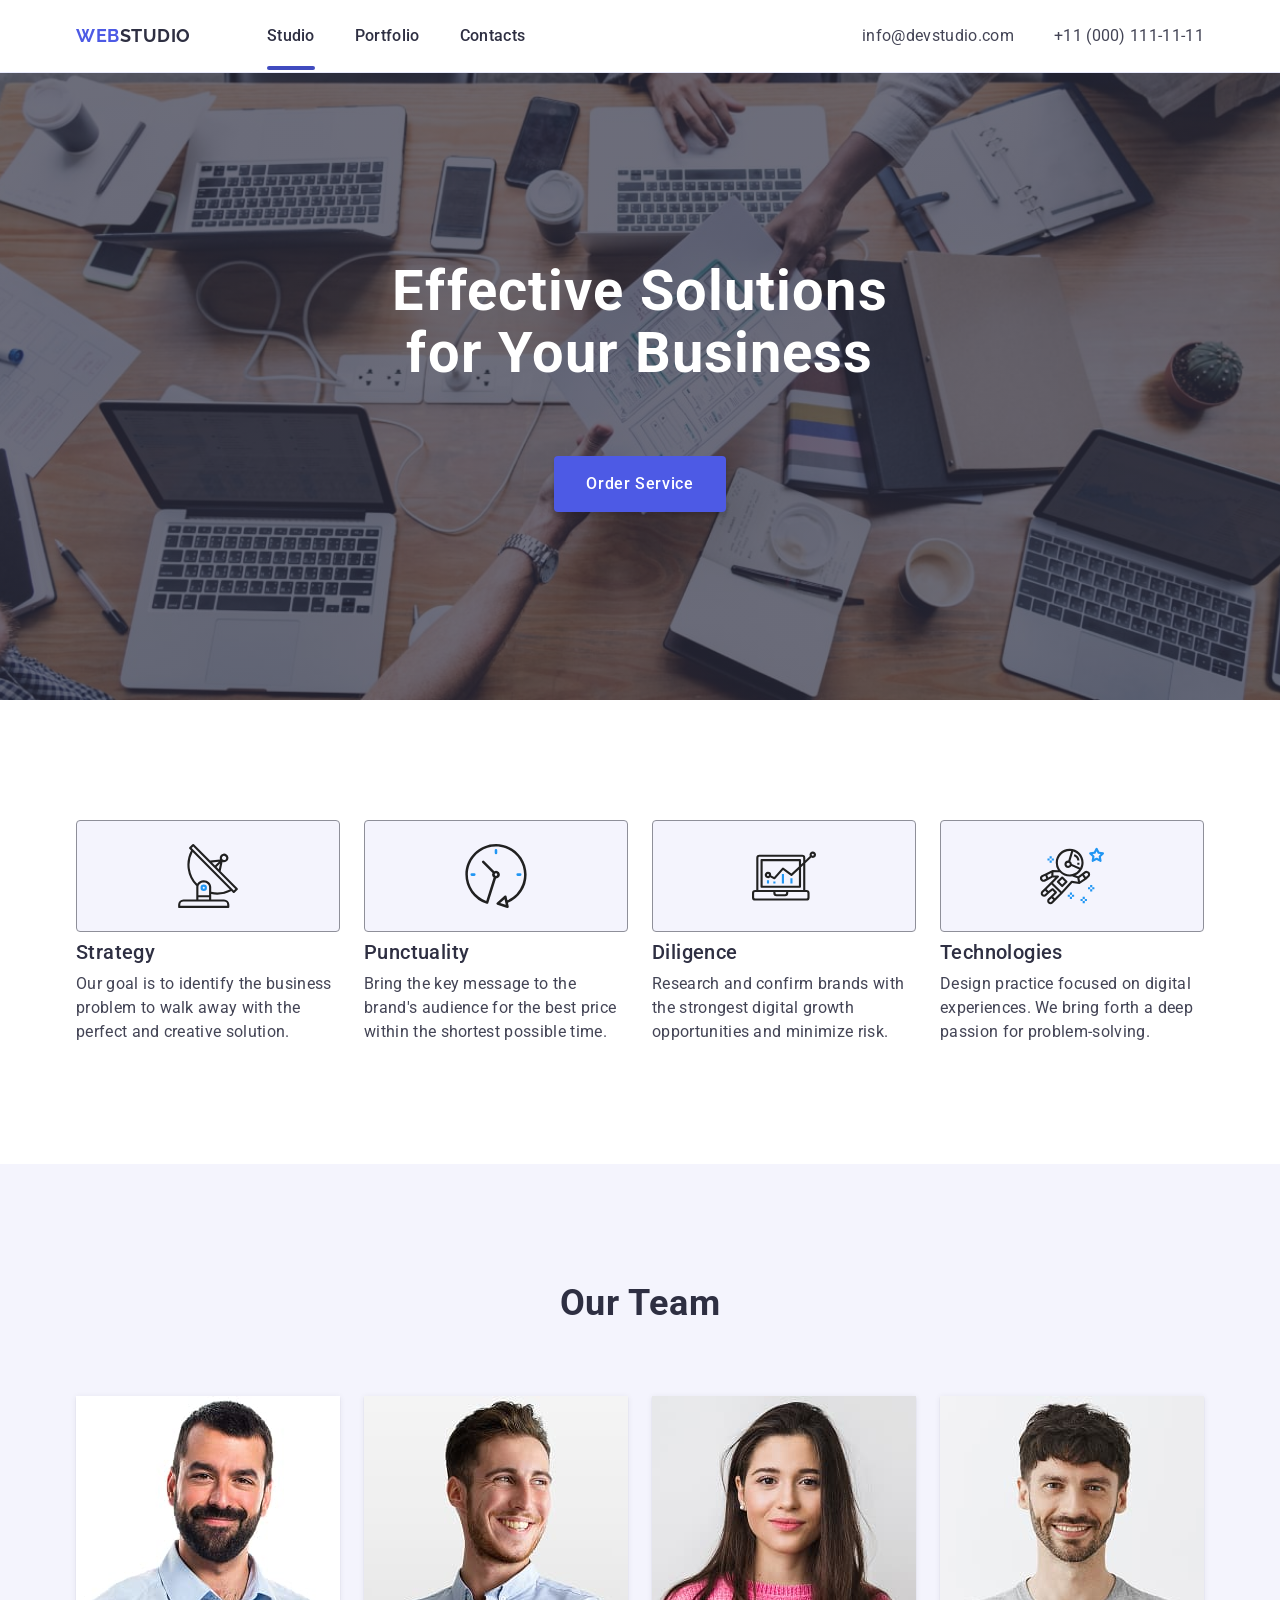
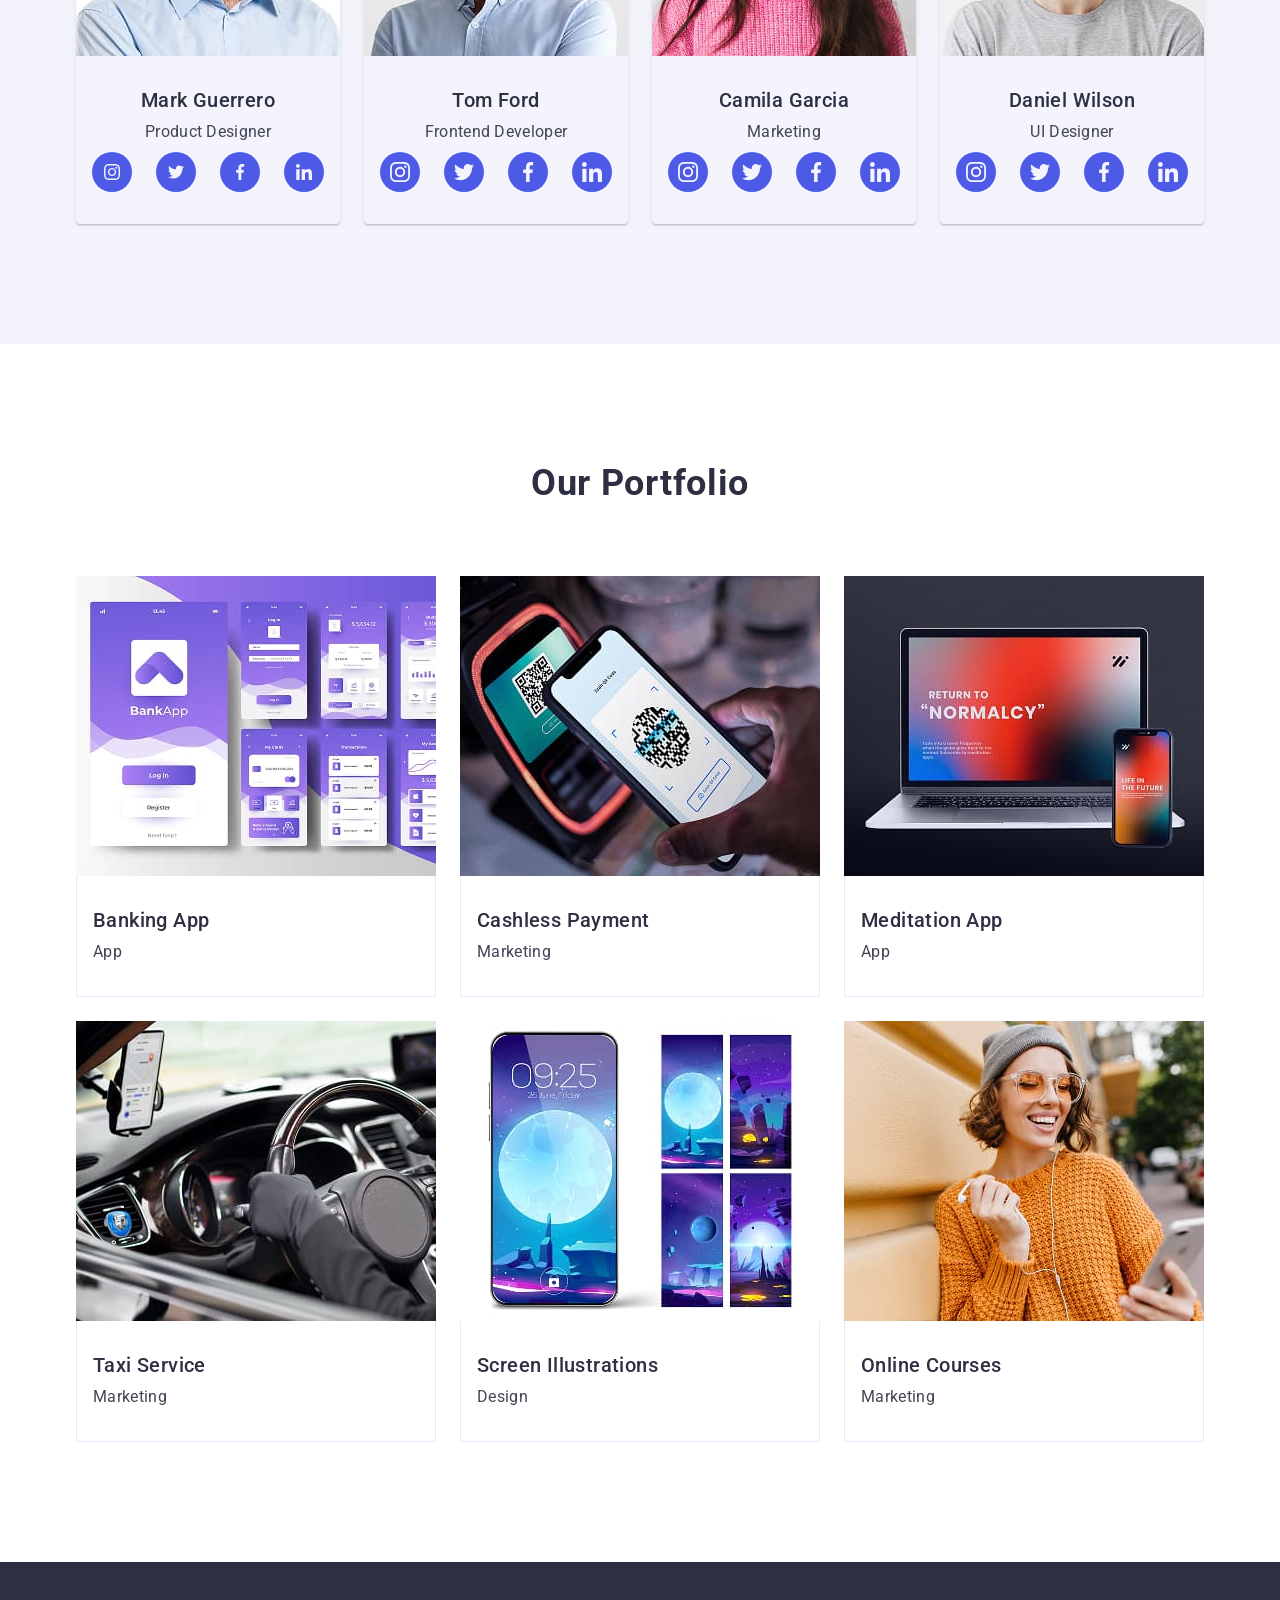
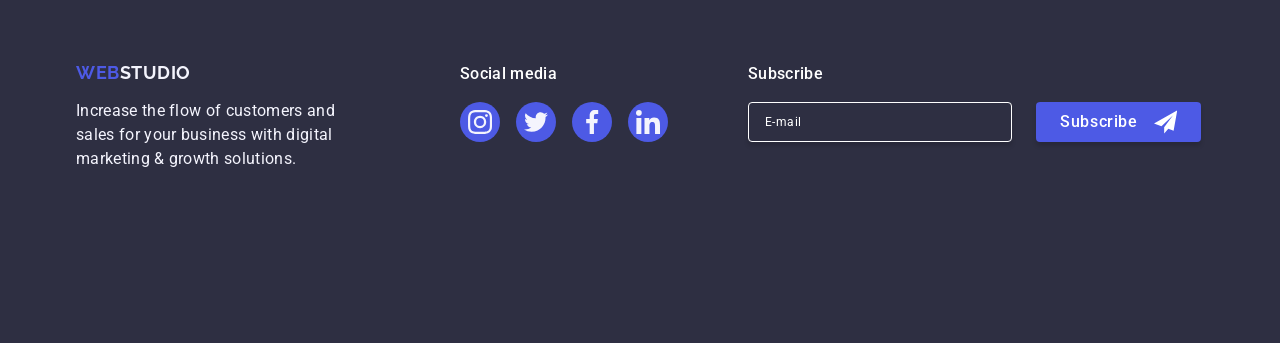
<file: index.html>
<!DOCTYPE html>
<html lang="en">
  <head>
    <meta charset="UTF-8" />
    <meta name="viewport" content="width=device-width, initial-scale=1" />
    <meta name="viewport" content="width=device-width, initial-scale=1.0" />
    <title>WebStudio</title>
    <link rel="preconnect" href="https://fonts.googleapis.com" />
    <link rel="preconnect" href="https://fonts.gstatic.com" crossorigin />
    <link
      href="https://fonts.googleapis.com/css2?family=Raleway:wght@700&family=Roboto:wght@400;500;700&display=swap"
      rel="stylesheet"
    />
    <link
      rel="stylesheet"
      href="https://cdnjs.cloudflare.com/ajax/libs/modern-normalize/1.1.0/modern-normalize.min.css"
      integrity="sha512-wpPYUAdjBVSE4KJnH1VR1HeZfpl1ub8YT/NKx4PuQ5NmX2tKuGu6U/JRp5y+Y8XG2tV+wKQpNHVUX03MfMFn9Q=="
      crossorigin="anonymous"
      referrerpolicy="no-referrer"
    />
    <!-- <link rel="stylesheet" href="./css/styles.css" /> -->
    <link rel="stylesheet" href="./css/mobile.css" />
  </head>
  <body>
    <header class="flex-header">
      <div class="header-container container">
        <nav class="header-nav">
          <a class="header-logo link" href="./index.html" lang="en"
            >WEB<span class="header-logo-studio">Studio</span></a
          >
          <button
            type="button"
            aria-label="open window"
            class="header-modal-open-btn"
            data-header-modal-open
          >
            <svg class="header-modal__icon" width="24" height="24">
              <use href="./images/mobile/svg/symbol-defs.svg#icon-menu_24px" />
            </svg>
          </button>
          <ul class="header-list list">
            <li class="header-item">
              <a class="header-link link current" href="./index.html">Studio</a>
            </li>
            <li class="header-item">
              <a class="header-link link" href="#portfolio">Portfolio</a>
            </li>
            <li class="header-item">
              <a class="header-link link" href="#contacts">Contacts</a>
            </li>
          </ul>
        </nav>
        <address class="header-address">
          <ul class="address-list list">
            <li class="address-item">
              <a class="header-address link" href="mailto:info@devstudio.com"
                >info@devstudio.com</a
              >
            </li>
            <li class="address-item">
              <a class="header-address link" href="tel:+110001111111"
                >+11 (000) 111-11-11</a
              >
            </li>
          </ul>
        </address>
      </div>
    </header>
    <section class="header-modal">
      <h2 class="visually-hidden">header-modal</h2>
      <div class="header-modal__backdrop is-hidden" data-header-modal>
        <div class="header-modal__container">
          <button
            type="button"
            aria-label="закрыть окно"
            class="modal-close-btn"
            data-header-modal-close
          >
            <svg class="vector-svg" width="8" height="8">
              <use href="./images/vector-sptite.svg#icon-Vector" />
            </svg>
          </button>
          <nav class="header-nav">
            <ul class="header-nav__list list">
              <li class="header-nav__item">
                <a class="header-link link current" href="./index.html"
                  >Studio</a
                >
              </li>
              <li class="header-nav__item">
                <a class="header-link link" href="#portfolio">Portfolio</a>
              </li>
              <li class="header-nav__item">
                <a class="header-link link" href="#contacts">Contacts</a>
              </li>
            </ul>
          </nav>
          <div class="header-connect">
            <ul class="header-address__list list">
              <li class="header-address__item">
                <a class="header-address__link link" href="tel:+380961111111">
                  +38 096 111 11 11
                </a>
              </li>
              <li class="header-address__item">
                <a
                  class="header-address__link link"
                  href="mailto:info@devstudio.com"
                >
                  info@devstudio.com</a
                >
              </li>
            </ul>
            <ul class="list social-footer-list">
              <li class="social-item-footer">
                <a href="#" class="social-link-footer">
                  <svg class="footer-svg" width="24" height="24">
                    <use href="./images/icons.svg#instagram"></use>
                  </svg>
                </a>
              </li>
              <li class="social-item-footer">
                <a href="#" class="social-link-footer">
                  <svg class="footer-svg" width="24" height="24">
                    <use href="./images/icons.svg#twitter" />
                  </svg>
                </a>
              </li>
              <li class="social-item-footer">
                <a href="#" class="social-link-footer">
                  <svg class="footer-svg" width="24" height="24">
                    <use href="./images/icons.svg#facebook" />
                  </svg>
                </a>
              </li>
              <li class="social-item-footer">
                <a href="#" class="social-link-footer">
                  <svg class="footer-svg" width="24" height="24">
                    <use href="./images/icons.svg#linkedin" />
                  </svg>
                </a>
              </li>
            </ul>
          </div>
        </div>
      </div>
    </section>
    <main class="main-padding">
      <section class="hero">
        <div class="hero-container container">
          <h1 class="hero-title">
            Effective Solutions <br />
            for Your Business
          </h1>
          <button type="button" class="hero-btn" data-modal-open>
            Order Service
          </button>
        </div>
      </section>
      <section class="advantage section">
        <div class="container">
          <h2 class="visually-hidden">Our Advantages</h2>
          <ul class="advantage-list list">
            <li class="advantage-item">
              <div class="container-svg">
                <svg class="icon-svg" width="64" height="64">
                  <use href="./images/icons.svg#antenna" />
                </svg>
              </div>
              <h3 class="advantage-title">Strategy</h3>
              <p class="advantage-after-title">
                Our goal is to identify the business problem to walk away with
                the perfect and creative solution.
              </p>
            </li>
            <li class="advantage-item">
              <div class="container-svg">
                <svg class="icon-svg" width="64" height="64">
                  <use href="./images/icons.svg#clock" />
                </svg>
              </div>
              <h3 class="advantage-title">Punctuality</h3>
              <p class="advantage-after-title">
                Bring the key message to the brand's audience for the best price
                within the shortest possible time.
              </p>
            </li>
            <li class="advantage-item">
              <div class="container-svg">
                <svg class="icon-svg" width="64" height="64">
                  <use href="./images/icons.svg#diagram" />
                </svg>
              </div>
              <h3 class="advantage-title">Diligence</h3>
              <p class="advantage-after-title">
                Research and confirm brands with the strongest digital growth
                opportunities and minimize risk.
              </p>
            </li>
            <li class="advantage-item">
              <div class="container-svg">
                <svg class="icon-svg" width="64" height="64">
                  <use href="./images/icons.svg#astronaut" />
                </svg>
              </div>
              <h3 class="advantage-title">Technologies</h3>
              <p class="advantage-after-title">
                Design practice focused on digital experiences. We bring forth a
                deep passion for problem-solving.
              </p>
            </li>
          </ul>
        </div>
      </section>
      <section class="our-team section">
        <div class="container">
          <h2 class="our-team-title">Our Team</h2>
          <ul class="our-team-list list">
            <!-- <li class="team-list"></li> -->
            <li class="team-list">
              <picture>
                <source
                  srcset="
                    ./images/our-team-1-1x.jpg 1x,
                    ./images/our-team-1-2x.jpg 2x
                  "
                  media="(min-width: 1200px)"
                />
                <img src="./images/our-team-1-1x.jpg" alt="employee-1" />
              </picture>
              <div class="team-card">
                <h3 class="subtitle">Mark Guerrero</h3>
                <p class="after-title" lang="en">Product Designer</p>
                <ul class="list social-list">
                  <li class="social-item">
                    <a href="#" class="social-link">
                      <svg class="icon-svg" width="16" height="16">
                        <use href="./images/icons.svg#instagram"></use>
                      </svg>
                    </a>
                  </li>
                  <li class="social-item">
                    <a href="#" class="social-link">
                      <svg class="icon-svg" width="16" height="16">
                        <use href="./images/icons.svg#twitter" />
                      </svg>
                    </a>
                  </li>
                  <li class="social-item">
                    <a href="#" class="social-link">
                      <svg class="icon-svg" width="16" height="16">
                        <use href="./images/icons.svg#facebook" />
                      </svg>
                    </a>
                  </li>
                  <li class="social-item">
                    <a href="#" class="social-link">
                      <svg class="icon-svg" width="16" height="16">
                        <use href="./images/icons.svg#linkedin" />
                      </svg>
                    </a>
                  </li>
                </ul>
              </div>
            </li>
            <li class="team-list">
              <picture>
                <source
                  srcset="
                    ./images/our-team-2-1x.jpg 1x,
                    ./images/our-team-2-2x.jpg 2x
                  "
                  media="(min-width: 1200px)"
                />
                <img src="./images/our-team-2-1x.jpg" alt="employee-1" />
              </picture>
              <div class="team-card">
                <h3 class="subtitle">Tom Ford</h3>
                <p class="after-title" lang="en">Frontend Developer</p>
                <ul class="list social-list">
                  <li class="social-item">
                    <a href="#" class="social-link">
                      <svg class="icon-svg" width="20" height="20">
                        <use href="./images/icons.svg#instagram"></use>
                      </svg>
                    </a>
                  </li>
                  <li class="social-item">
                    <a href="#" class="social-link">
                      <svg class="icon-svg" width="20" height="20">
                        <use href="./images/icons.svg#twitter" />
                      </svg>
                    </a>
                  </li>
                  <li class="social-item">
                    <a href="#" class="social-link">
                      <svg class="icon-svg" width="20" height="20">
                        <use href="./images/icons.svg#facebook" />
                      </svg>
                    </a>
                  </li>
                  <li class="social-item">
                    <a href="#" class="social-link">
                      <svg class="icon-svg" width="20" height="20">
                        <use href="./images/icons.svg#linkedin" />
                      </svg>
                    </a>
                  </li>
                </ul>
              </div>
            </li>
            <!-- <li class="team-list"></li> -->
            <li class="team-list">
              <picture>
                <source
                  srcset="
                    ./images/our-team-3-1x.jpg 1x,
                    ./images/our-team-3-2x.jpg 2x
                  "
                  media="(min-width: 1200px)"
                />
                <img src="./images/our-team-3-1x.jpg" alt="employee-1" />
              </picture>
              <div
                class="team-photo team-photo--camila"
                role="img"
                aria-label="Camila Garcia"
              ></div>
              <div class="team-card">
                <h3 class="subtitle">Camila Garcia</h3>
                <p class="after-title" lang="en">Marketing</p>
                <ul class="list social-list">
                  <li class="social-item">
                    <a href="#" class="social-link">
                      <svg class="icon-svg" width="20" height="20">
                        <use href="./images/icons.svg#instagram"></use>
                      </svg>
                    </a>
                  </li>
                  <li class="social-item">
                    <a href="#" class="social-link">
                      <svg class="icon-svg" width="20" height="20">
                        <use href="./images/icons.svg#twitter" />
                      </svg>
                    </a>
                  </li>
                  <li class="social-item">
                    <a href="#" class="social-link">
                      <svg class="icon-svg" width="20" height="20">
                        <use href="./images/icons.svg#facebook" />
                      </svg>
                    </a>
                  </li>
                  <li class="social-item">
                    <a href="#" class="social-link">
                      <svg class="icon-svg" width="20" height="20">
                        <use href="./images/icons.svg#linkedin" />
                      </svg>
                    </a>
                  </li>
                </ul>
              </div>
            </li>
            <li class="team-list">
              <picture>
                <source
                  srcset="
                    ./images/our-team-4-1x.jpg 1x,
                    ./images/our-team-4-2x.jpg 2x
                  "
                  media="(min-width: 1200px)"
                />
                <img src="./images/our-team-4-1x.jpg" alt="employee-1" />
              </picture>
              <div class="team-card">
                <h3 class="subtitle">Daniel Wilson</h3>
                <p class="after-title" lang="en">UI Designer</p>
                <ul class="list social-list">
                  <li class="social-item">
                    <a href="#" class="social-link">
                      <svg class="icon-svg" width="20" height="20">
                        <use href="./images/icons.svg#instagram"></use>
                      </svg>
                    </a>
                  </li>
                  <li class="social-item">
                    <a href="#" class="social-link">
                      <svg class="icon-svg" width="20" height="20">
                        <use href="./images/icons.svg#twitter" />
                      </svg>
                    </a>
                  </li>
                  <li class="social-item">
                    <a href="#" class="social-link">
                      <svg class="icon-svg" width="20" height="20">
                        <use href="./images/icons.svg#facebook" />
                      </svg>
                    </a>
                  </li>
                  <li class="social-item">
                    <a href="#" class="social-link">
                      <svg class="icon-svg" width="20" height="20">
                        <use href="./images/icons.svg#linkedin" />
                      </svg>
                    </a>
                  </li>
                </ul>
              </div>
            </li>
          </ul>
        </div>
      </section>
      <section id="portfolio" class="our-portfolio section">
        <div class="container">
          <h2 class="our-team-title">Our Portfolio</h2>
          <ul class="portfolio-list list">
            <li class="portfolio-item">
              <div class="container-item-img">
                <picture>
                  <source
                    srcset="
                      ./images/portfolio-1-1x.jpg 1x,
                      ./images/portfolio-1-2x.jpg 2x
                    "
                    media="(min-width: 1200px)"
                  />
                  <img src="./images/portfolio-1-1x.jpg" alt="employee-1" />
                </picture>
                <p class="portfolio-item-img-text">
                  14 Stylish and User-Friendly App Design Concepts · Task
                  Manager App · Calorie Tracker App · Exotic Fruit Ecommerce App
                  · Cloud Storage App
                </p>
              </div>
              <div class="portfolio-card">
                <h3 class="subtitle">Banking App</h3>
                <p class="after-title" lang="en">App</p>
              </div>
            </li>
            <li class="portfolio-item">
              <div class="container-item-img">
                <picture>
                  <source
                    srcset="
                      ./images/portfolio-2-1x.jpg 1x,
                      ./images/portfolio-2-2x.jpg 2x
                    "
                    media="(min-width: 1200px)"
                  />
                  <img src="./images/portfolio-2-1x.jpg" alt="employee-1" />
                </picture>
                <p class="portfolio-item-img-text">
                  14 Stylish and User-Friendly App Design Concepts · Task
                  Manager App · Calorie Tracker App · Exotic Fruit Ecommerce App
                  · Cloud Storage App
                </p>
              </div>
              <div class="portfolio-card">
                <h3 class="subtitle">Cashless Payment</h3>
                <p class="after-title" lang="en">Marketing</p>
              </div>
            </li>
            <li class="portfolio-item">
              <div class="container-item-img">
                <picture>
                  <source
                    srcset="
                      ./images/portfolio-3-1x.jpg 1x,
                      ./images/portfolio-3-2x.jpg 2x
                    "
                    media="(min-width: 1200px)"
                  />
                  <img src="./images/portfolio-3-1x.jpg" alt="employee-1" />
                </picture>
                <p class="portfolio-item-img-text">
                  14 Stylish and User-Friendly App Design Concepts · Task
                  Manager App · Calorie Tracker App · Exotic Fruit Ecommerce App
                  · Cloud Storage App
                </p>
              </div>
              <div class="portfolio-card">
                <h3 class="subtitle">Meditation App</h3>
                <p class="after-title" lang="en">App</p>
              </div>
            </li>
            <li class="portfolio-item">
              <div class="container-item-img">
                <picture>
                  <source
                    srcset="
                      ./images/portfolio-4-1x.jpg 1x,
                      ./images/portfolio-4-2x.jpg 2x
                    "
                    media="(min-width: 1200px)"
                  />
                  <img src="./images/portfolio-4-1x.jpg" alt="employee-1" />
                </picture>
                <p class="portfolio-item-img-text">
                  14 Stylish and User-Friendly App Design Concepts · Task
                  Manager App · Calorie Tracker App · Exotic Fruit Ecommerce App
                  · Cloud Storage App
                </p>
              </div>
              <div class="portfolio-card">
                <h3 class="subtitle">Taxi Service</h3>
                <p class="after-title" lang="en">Marketing</p>
              </div>
            </li>
            <li class="portfolio-item">
              <div class="container-item-img">
                <picture>
                  <source
                    srcset="
                      ./images/portfolio-5-1x.jpg 1x,
                      ./images/portfolio-5-2x.jpg 2x
                    "
                    media="(min-width: 1200px)"
                  />
                  <img src="./images/portfolio-5-1x.jpg" alt="employee-1" />
                </picture>
                <p class="portfolio-item-img-text">
                  14 Stylish and User-Friendly App Design Concepts · Task
                  Manager App · Calorie Tracker App · Exotic Fruit Ecommerce App
                  · Cloud Storage App
                </p>
              </div>
              <div class="portfolio-card">
                <h3 class="subtitle">Screen Illustrations</h3>
                <p class="after-title" lang="en">Design</p>
              </div>
            </li>
            <li class="portfolio-item">
              <div class="container-item-img">
                <picture>
                  <source
                    srcset="
                      ./images/portfolio-6-1x.jpg 1x,
                      ./images/portfolio-6-2x.jpg 2x
                    "
                    media="(min-width: 1200px)"
                  />
                  <img src="./images/portfolio-6-1x.jpg" alt="employee-1" />
                </picture>
                <p class="portfolio-item-img-text">
                  14 Stylish and User-Friendly App Design Concepts · Task
                  Manager App · Calorie Tracker App · Exotic Fruit Ecommerce App
                  · Cloud Storage App
                </p>
              </div>
              <div class="portfolio-card">
                <h3 class="subtitle">Online Courses</h3>
                <p class="after-title" lang="en">Marketing</p>
              </div>
            </li>
          </ul>
        </div>
      </section>
    </main>
    <footer class="footer-background">
      <div class="footer-container container">
        <div class="ffffff">
          <div class="footer-web-studio">
            <a class="footer-logo link" href="./index.html" lang="en"
              >WEB<span class="footer-logo-studio">Studio</span></a
            >
            <p class="footer-after-title">
              Increase the flow of customers and sales for your business with
              digital marketing & growth solutions.
            </p>
          </div>
          <div class="footer-link-container">
            <p class="footer-title title">Social media</p>
            <ul class="list social-footer-list">
              <li class="social-item-footer">
                <a href="#" class="social-link-footer">
                  <svg class="footer-svg" width="24" height="24">
                    <use href="./images/icons.svg#instagram"></use>
                  </svg>
                </a>
              </li>
              <li class="social-item-footer">
                <a href="#" class="social-link-footer">
                  <svg class="footer-svg" width="24" height="24">
                    <use href="./images/icons.svg#twitter" />
                  </svg>
                </a>
              </li>
              <li class="social-item-footer">
                <a href="#" class="social-link-footer">
                  <svg class="footer-svg" width="24" height="24">
                    <use href="./images/icons.svg#facebook" />
                  </svg>
                </a>
              </li>
              <li class="social-item-footer">
                <a href="#" class="social-link-footer">
                  <svg class="footer-svg" width="24" height="24">
                    <use href="./images/icons.svg#linkedin" />
                  </svg>
                </a>
              </li>
            </ul>
          </div>
        </div>
        <div class="footer-field">
          <p class="footer-title">Subscribe</p>
          <form class="footer-form">
            <label class="footer-label"
              ><input
                class="footer-input"
                type="email"
                placeholder="E-mail"
                name="email-foot"
            /></label>
            <button
              type="submit"
              value="Subscribe"
              class="hero-btn footer-btn"
              id="#"
              name="submit-btn"
            >
              Subscribe
              <svg class="icon-send" width="24" height="24">
                <use href="./images/icon-send.svg#icon-icon-send" />
              </svg>
            </button>
          </form>
        </div>
      </div>
    </footer>
    <div class="backdrop is-hidden" data-modal>
      <div class="modal">
        <button class="modal-close-btn" type="button" data-modal-close>
          <svg class="vector-svg" width="8" height="8">
            <use href="./images/vector-sptite.svg#icon-Vector" />
          </svg>
        </button>
        <p class="footer-title modal-title">
          Leave your contacts and we will call you back
        </p>
        <form class="modal-form" action="#">
          <div class="form-container">
            <label class="form-label" for="user-name">Name</label>
            <div class="form-field">
              <input
                class="form-input"
                type="text"
                name="user-name"
                id="user-name"
              />
              <!-- <span class="input-container"> -->
              <svg class="input-icon" width="18" height="24">
                <use href="./images/icon-modal.svg#icon-name" />
              </svg>
              <!-- </span> -->
            </div>
          </div>
          <div class="form-container">
            <label class="form-label" for="phone">Phone</label>
            <div class="form-field">
              <input class="form-input" type="tel" name="phone" id="phone" />
              <!-- <span class="input-icon"> -->
              <svg class="input-icon" width="18" height="24">
                <use href="./images/icon-modal.svg#icon-tel" />
              </svg>
              <!-- </span> -->
            </div>
          </div>
          <div class="form-container">
            <label class="form-label" for="mail">Email</label>
            <div class="form-field">
              <input class="form-input" type="email" name="mail" id="mail" />
              <!-- <span class="input-icon"> -->
              <svg class="input-icon" width="18" height="24">
                <use href="./images/icon-modal.svg#icon-mail" />
              </svg>
              <!-- </span> -->
            </div>
          </div>
          <div class="textarea-container">
            <label class="form-label" for="user-comment">Comment</label>
            <textarea
              name="user-comment"
              class="form-textarea"
              id="user-comment"
              rows="10"
              placeholder="Text input"
            ></textarea>
          </div>
          <div class="checkbox-container">
            <input
              type="checkbox"
              name="user-privacy"
              id="user-privacy"
              value="true"
              class="policy-check visually-hidden"
            />
            <label class="check-text form-label" for="user-privacy">
              <span class="checkbox-span">
                <svg class="policy-icon" width="10" height="8">
                  <use href="./images/victory.svg#icon--" />
                </svg>
              </span>
              I accept the terms and conditions of the
              <a href="#" class="check-text-link">Privacy Policy</a>
            </label>
          </div>
          <button type="submit" class="hero-btn modal-btn" data-modal-close>
            Send
          </button>
        </form>
      </div>
    </div>
    <script src="./js/modal.js"></script>
  </body>
</html>
</file>
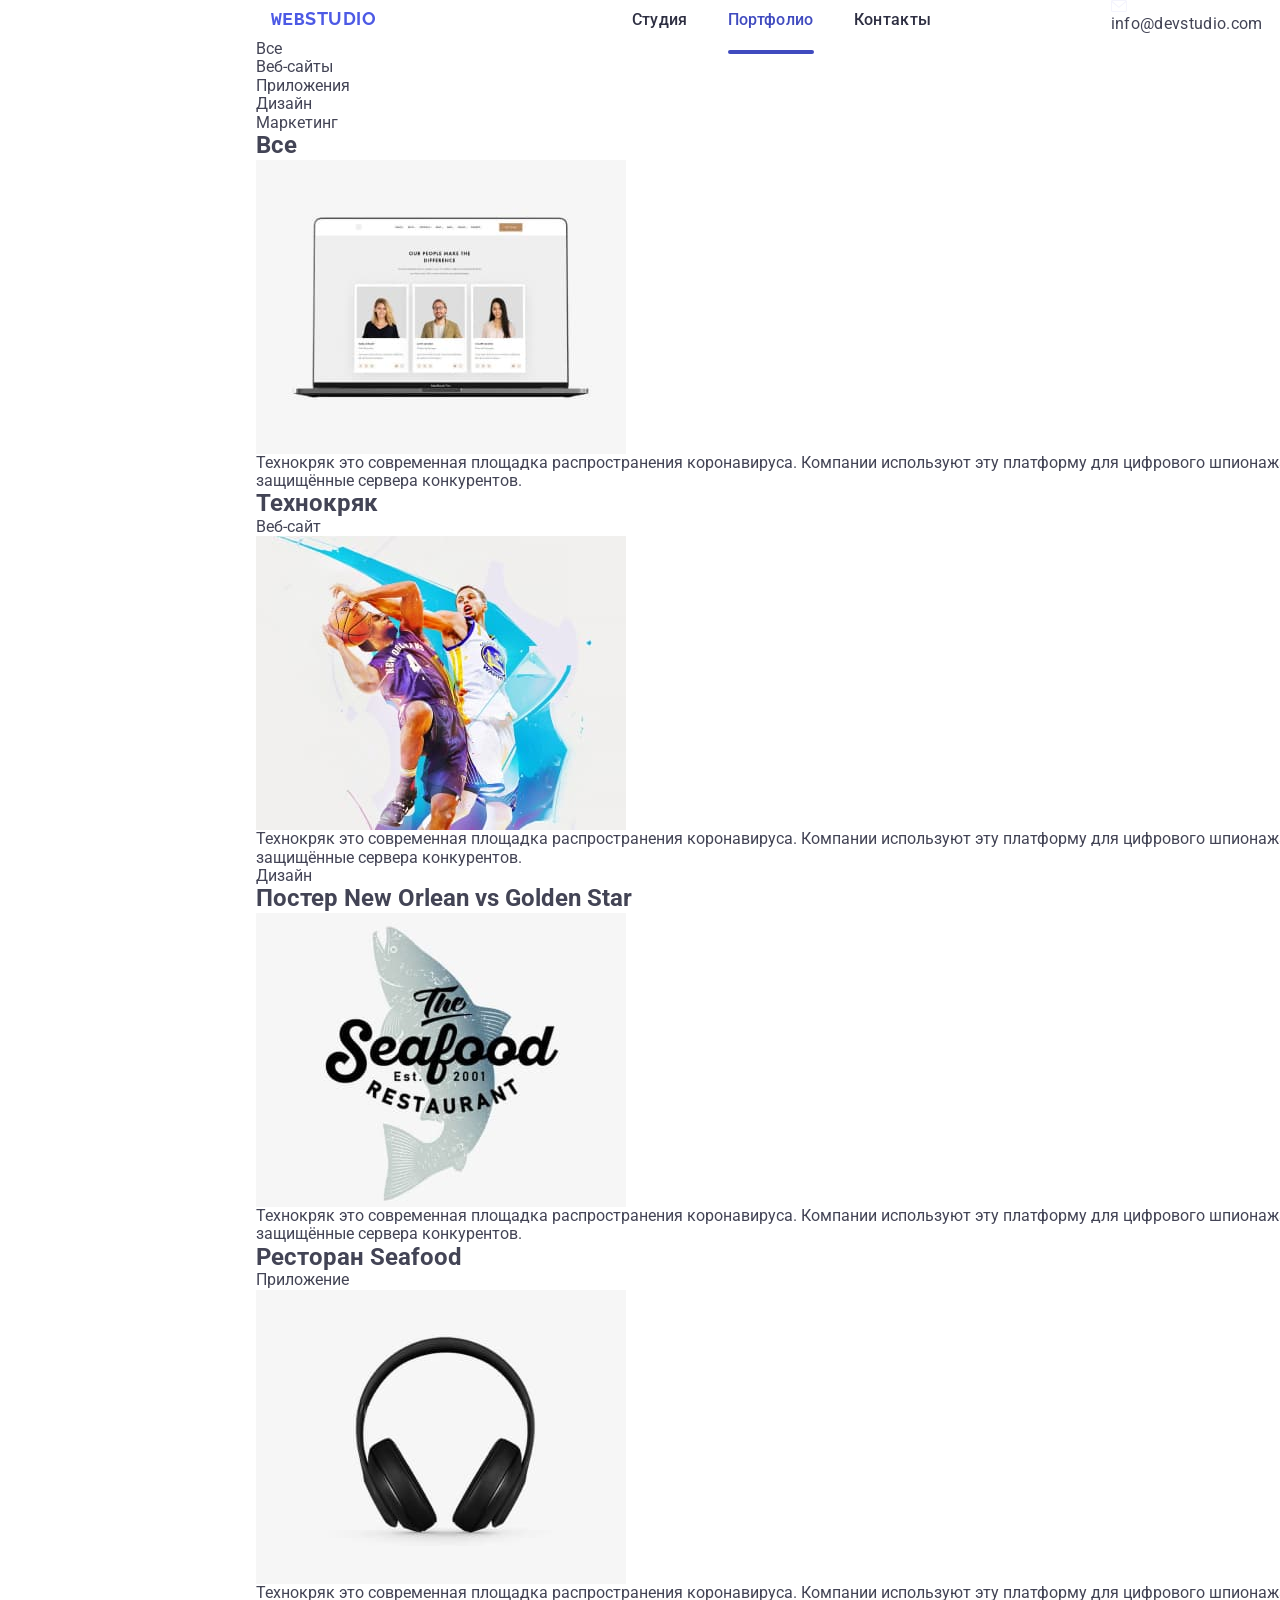
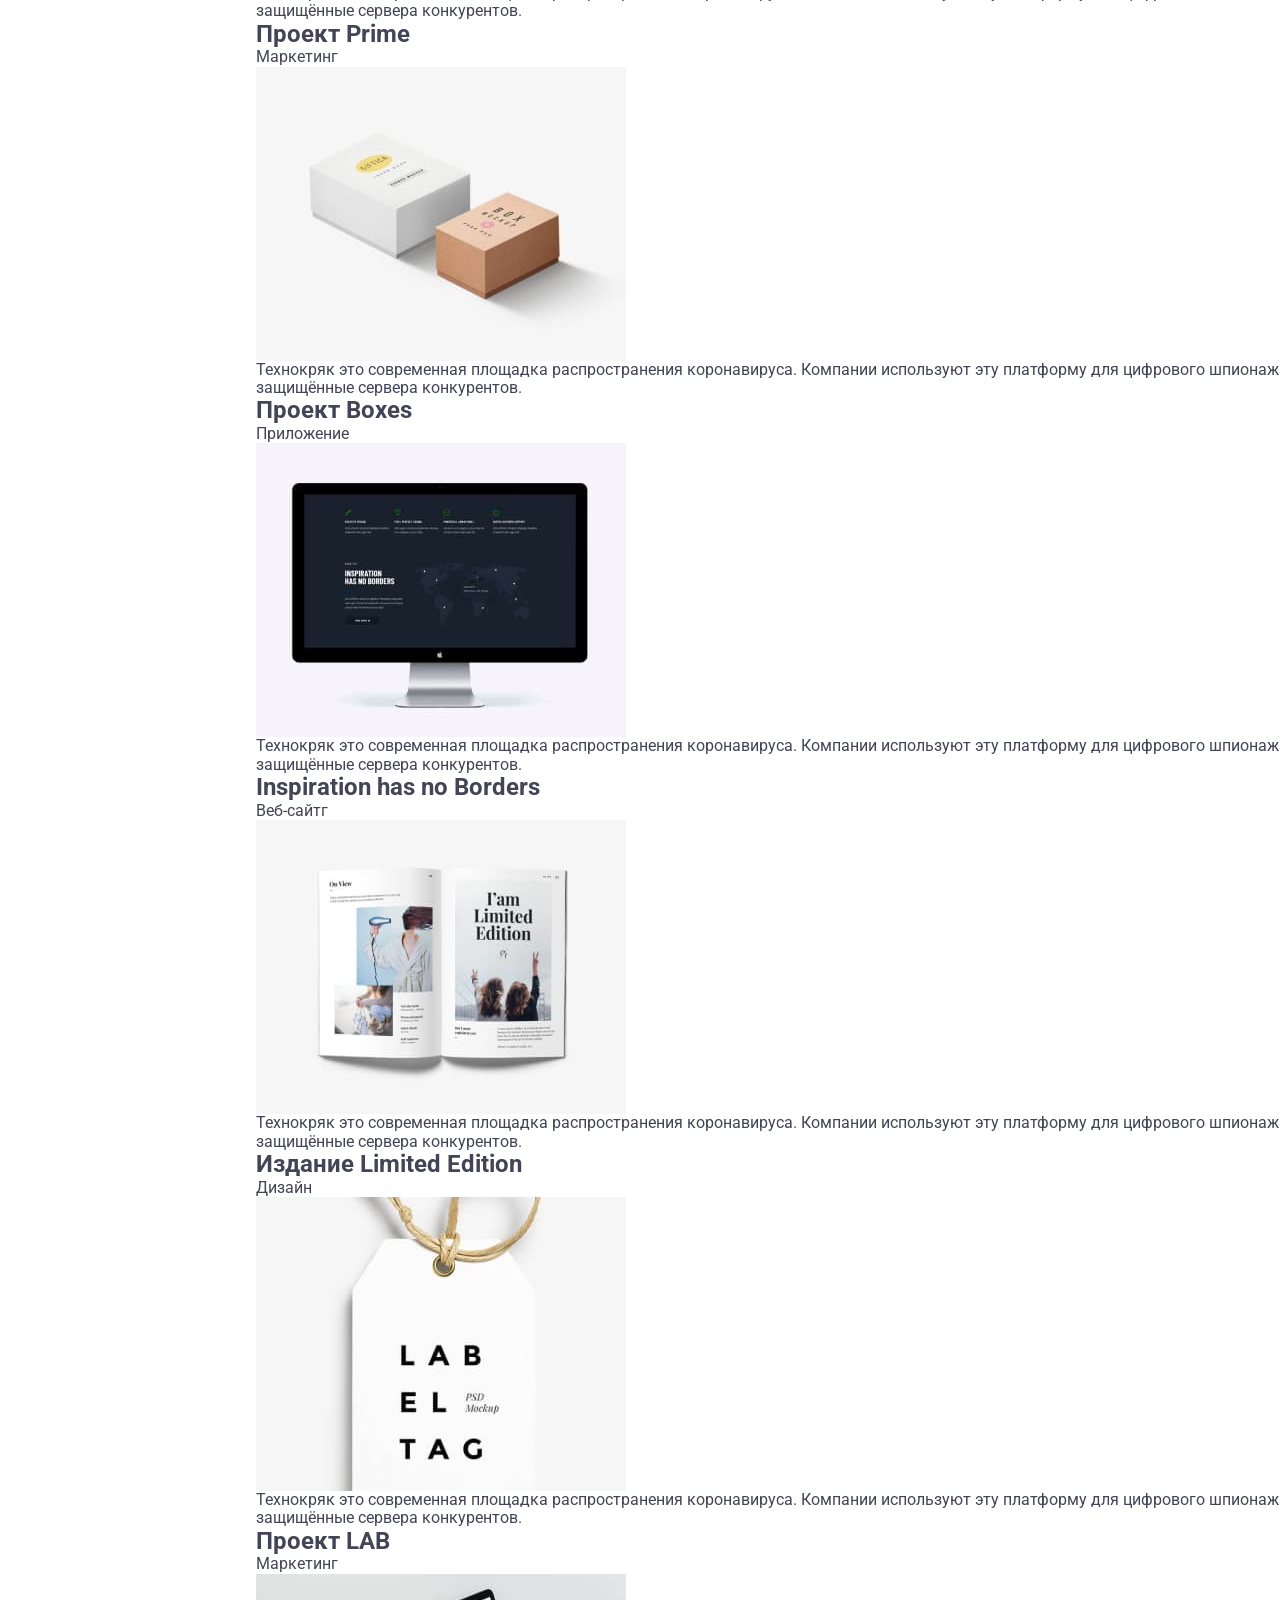
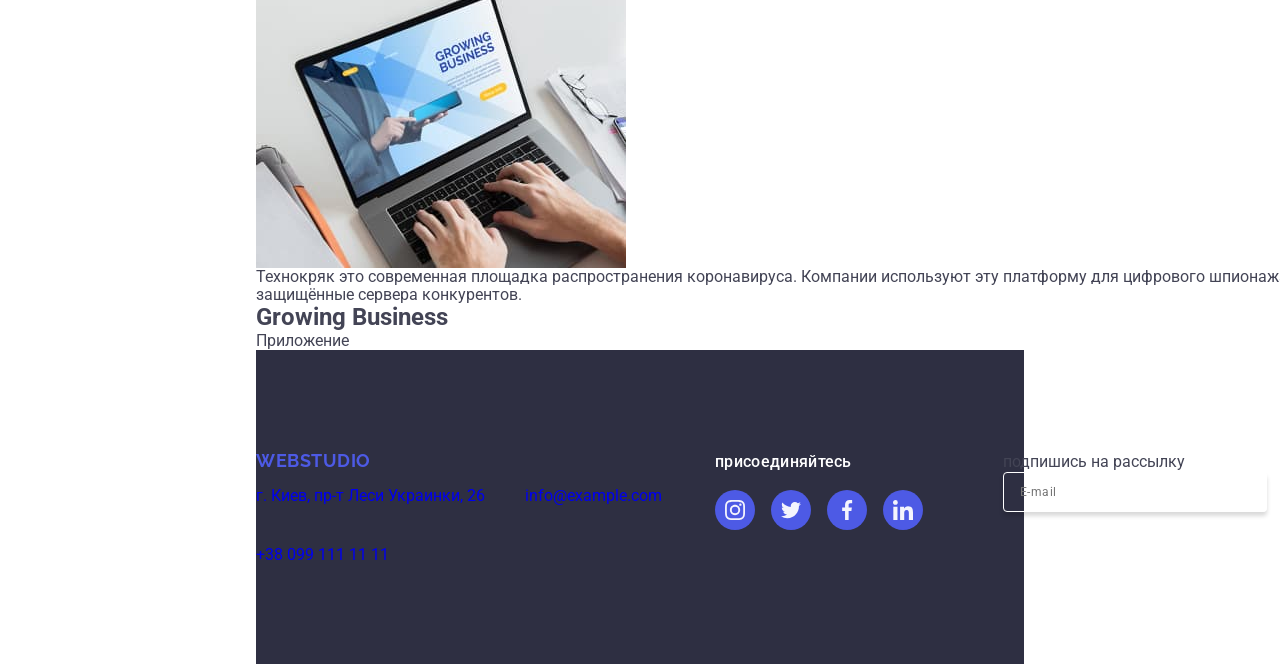
<file: portfolio.html>
<!DOCTYPE html>
<html lang="ru">
<head>
    <meta charset="UTF-8">
    <meta http-equiv="X-UA-Compatible" content="IE=edge">
    <meta name="viewport" content="width=device-width, initial-scale=1.0">
    <title>WebStudio</title>
    <link rel="preconnect" href="https://fonts.googleapis.com">
    <link rel="preconnect" href="https://fonts.gstatic.com" crossorigin>
    <link
        href="https://fonts.googleapis.com/css2?family=Raleway:wght@700&family=Roboto:wght@400;500;700;900&display=swap"
        rel="stylesheet">
    <link rel="stylesheet" href="https://cdnjs.cloudflare.com/ajax/libs/modern-normalize/1.1.0/modern-normalize.min.css"
        integrity="sha512-wpPYUAdjBVSE4KJnH1VR1HeZfpl1ub8YT/NKx4PuQ5NmX2tKuGu6U/JRp5y+Y8XG2tV+wKQpNHVUX03MfMFn9Q=="
        crossorigin="anonymous" referrerpolicy="no-referrer" />
    <link rel="stylesheet" href="./css/styles.css">
</head>
    <body>
        <header class="header">
            <div class="container header-container">
                <a class="header-logo link"  href="./index.html" lang="en"><samp class="header-logo-web">Web</samp>Studio</a>
                <nav class="header-nav"> 
                    <ul class="header-list list">
                        <li class="header-item"><a class="header-link link"  href="./index.html">Студия</a></li>
                        <li class="header-item"><a class="header-link link current"  href="./portfolio.html">Портфолио</a></li>
                        <li class="header-item"><a class="header-link link"  href="">Контакты</a></li>
                    </ul>
                </nav>
                <div class="header-connect">
                <ul class="header-list list">
                    <li class="address-item">
                        <a class="header-address link" href="mailto:info@devstudio.com">
                            <svg class="icon-svg header-svg" width="16" height="12">
                                <use href="./images/icons.svg#envelope" />
                            </svg> info@devstudio.com</a>
                    </li>
                    <li class="address-item">
                        <a class="header-address link" href="tel:+380961111111">
                            <svg class="icon-svg header-svg " width="10" height="16">
                                <use href="./images/icons.svg#smartphone" />
                            </svg> +38 096 111 11 11
                        </a>
                    </li>
                </ul>
                </div>
            </div>
        </header>
        <main>
            <section class="service-menu">
                <div class="container">
                    <ul class="list list-menu">
                        <li >
                            <button  class="service-menu-btm" type="button">Все</button>
                        </li>
                        <li>
                            <button class="service-menu-btm" type="button">Веб-сайты</button>
                        </li>
                        <li>
                            <button class="service-menu-btm" type="button">Приложения</button>
                        </li>
                        <li>
                            <button class="service-menu-btm" type="button">Дизайн</button>
                        </li>
                        <li>
                            <button class="service-menu-btm" type="button">Маркетинг</button>
                        </li>
                    </ul>
                    <h1 class="all-title">Все</h1>
                    <ul class="list list-all-item">
                        <li class="all-title-item" >
                            <div class="container-item-img">
                                <img class="portfolio-img" src="./images/tehnokriak.jpg" alt="ноутбук" width="370" height="294">
                                <p class="tehnokriak-text"> Технокряк это современная площадка распространения коронавируса. Компании используют
                                    эту платформу для цифрового
                                    шпионажа и атак на защищённые сервера конкурентов.</p>
                            </div>
                            <div class="container-item">
                                <h2 class="all-subtitle">Технокряк</h2>
                                <p class="all-after-subtitle">Веб-сайт</p>
                            </div>
                        </li>
                        <li class="all-title-item">
                            <div class="container-item-img">
                                <img src="./images/poster.jpg" alt="два баскетболиста" width="370" height="294">
                                <p class="tehnokriak-text">Технокряк это современная площадка распространения коронавируса. Компании используют эту платформу для цифрового
                                шпионажа и атак на защищённые сервера конкурентов.</p>
                            </div>
                            <div class="container-item">
                                <p class="all-after-subtitle">Дизайн</p>
                                <h2 class="all-subtitle">Постер New Orlean vs Golden Star</h2>
                            </div>
                        </li>
                        <li class="all-title-item">
                            <div class="container-item-img">
                                <img src="./images/restoran.jpg" alt="лого ресторана" width="370" height="294">
                                <p class="tehnokriak-text">Технокряк это современная площадка распространения коронавируса. Компании используют эту платформу для цифрового
                                шпионажа и атак на защищённые сервера конкурентов.</p>
                            </div>
                            <div class="container-item">
                                <h2 class="all-subtitle">Ресторан Seafood</h2>
                                <p class="all-after-subtitle" >Приложение</p>
                            </div>
                        </li>
                        <li class="all-title-item">
                            <div class="container-item-img">
                                <img src="./images/prime.jpg" alt="наушники" width="370" height="294">
                                <p class="tehnokriak-text">Технокряк это современная площадка распространения коронавируса. Компании используют эту платформу для цифрового
                                шпионажа и атак на защищённые сервера конкурентов.</p>
                            </div>
                            <div class="container-item">
                                <h2 class="all-subtitle">Проект Prime</h2>
                                <p class="all-after-subtitle" >Маркетинг</p>
                            </div>
                        </li>
                        <li class="all-title-item">
                            <div class="container-item-img">
                                <img src="./images/boxes.jpg" alt="коробки" width="370" height="294">
                                <p class="tehnokriak-text">Технокряк это современная площадка распространения коронавируса. Компании используют эту платформу для цифрового
                                шпионажа и атак на защищённые сервера конкурентов.</p>
                            </div>
                            <div class="container-item"> 
                                <h2 class="all-subtitle">Проект Boxes</h2>
                                <p class="all-after-subtitle" >Приложение</p>
                            </div>
                        </li>
                        <li class="all-title-item">
                            <div class="container-item-img">
                                <img src="./images/inspiration-has-no-borders.jpg" alt="монитор" width="370" height="294">
                                <p class="tehnokriak-text">Технокряк это современная площадка распространения коронавируса. Компании используют эту платформу для цифрового
                                шпионажа и атак на защищённые сервера конкурентов.</p>
                                </div>
                            <div class="container-item">
                                <h2 class="all-subtitle">Inspiration has no Borders</h2>
                                <p class="all-after-subtitle" >Веб-сайтг</p>
                            </div>
                        </li>
                        <li class="all-title-item">
                            <div class="container-item-img">
                                <img src="./images/limited-edition.jpg" alt="книга" width="370" height="294">
                                <p class="tehnokriak-text">Технокряк это современная площадка распространения коронавируса. Компании используют эту платформу для цифрового
                                шпионажа и атак на защищённые сервера конкурентов.</p>
                            </div>
                            <div class="container-item">
                                <h2 class="all-subtitle">Издание Limited Edition</h2>
                                <p class="all-after-subtitle" >Дизайн</p>
                            </div>
                        </li>
                        <li class="all-title-item">
                            <div class="container-item-img">
                                <img src="./images/progect-lab.jpg" alt="лейба" width="370" height="294">
                                <p class="tehnokriak-text">Технокряк это современная площадка распространения коронавируса. Компании используют эту платформу для цифрового
                                шпионажа и атак на защищённые сервера конкурентов.</p>
                            </div>
                            <div class="container-item">
                                <h2 class="all-subtitle">Проект LAB</h2>
                                <p class="all-after-subtitle" >Маркетинг</p>
                            </div>
                        </li>
                        <li class="all-title-item">
                            <div class="container-item-img">
                                <img src="./images/growing-business.jpg" alt="ноутбук" width="370" height="294">
                                <p class="tehnokriak-text">Технокряк это современная площадка распространения коронавируса. Компании используют эту платформу для цифрового
                                шпионажа и атак на защищённые сервера конкурентов.</p>
                            </div>
                            <div class="container-item">
                                <h2 class="all-subtitle">Growing Business</h2>
                                <p class="all-after-subtitle" >Приложение</p>
                            </div>
                        </li>
                    </ul>
                </div>
            </section>
        </main>
    <footer class="footer-background">
        <div class="container footer-container">
            <div class="address-logo-container">
                <a class="footer-logo link" href="./index.html" lang="en"><span class="footer-logo-web">Web</span>Studio
                </a>
                <address>
                    <ul class="address-list list">
                        <li class="address-tittle">
                            <a class="footer-link link" href="https://goo.gl/maps/EG5BfM6RNB53mgnRA" target="_blank"
                                rel="noopener noreferrer">
                                <span class="address-link footer-link">г. Киев, пр-т Леси Украинки, 26</span>
                            </a>
                        </li>
                        <li class="address-tittle">
                            <a class="footer-link link" href="mailto:info@example.com">info@example.com</a>
                        </li>
                        <li class="address-tittle">
                            <a class="footer-link link" href="tel:+380991111111">+38 099 111 11 11</a>
                        </li>
                    </ul>
                </address>
            </div>
            <div class="footer-link-container">
                <h3 class="footer-title  title">присоединяйтесь</h3>
                <ul class="list social-footer-list">
                    <li class="social-item-foter">
                        <a href="#" class="social-link-footer">
                            <svg class="footer-svg" width="20" height="20">
                                <use href="./images/icons.svg#instagram"></use>
                            </svg>
                        </a>
                    </li>
                    <li class="social-item-foter">
                        <a href="#" class="social-link-footer">
                            <svg class="footer-svg" width="20" height="20">
                                <use href="./images/icons.svg#twitter" />
                            </svg>
                        </a>
                    </li>
                    <li class="social-item-foter">
                        <a href="#" class="social-link-footer">
                            <svg class="footer-svg" width="20" height="20">
                                <use href="./images/icons.svg#facebook" />
                            </svg>
                        </a>
                    </li>
                    <li class="social-item-foter">
                        <a href="#" class="social-link-footer">
                            <svg class="footer-svg" width="20" height="20">
                                <use href="./images/icons.svg#linkedin" />
                            </svg>
                        </a>
                    </li>
                </ul>
            </div>
            <div class="footer-field">
                <form class="footer-form" action="#">
                    <div class="lable-input-container"> <label class="footer-lable" for="email">подпишись на рассылку</label>
                        <input class="footer-input" type="email" id="email" placeholder="E-mail" name="email-foot">
                    </div>
                    <div class="footer-btn-container">
                        <input type="submit" value="Подписаться" class="footer-btn" id="#" name="submit-btn">
                        <span class="icon-send-container">
                            <svg class="icon-send" width="24" height="24">
                                <use href="./images/icon-send.svg#icon-icon-send" />
                            </svg>
                        </span>
                    </div>
                </form>
            </div>
        </div>
    </footer>
    </body>
</html>
</file>
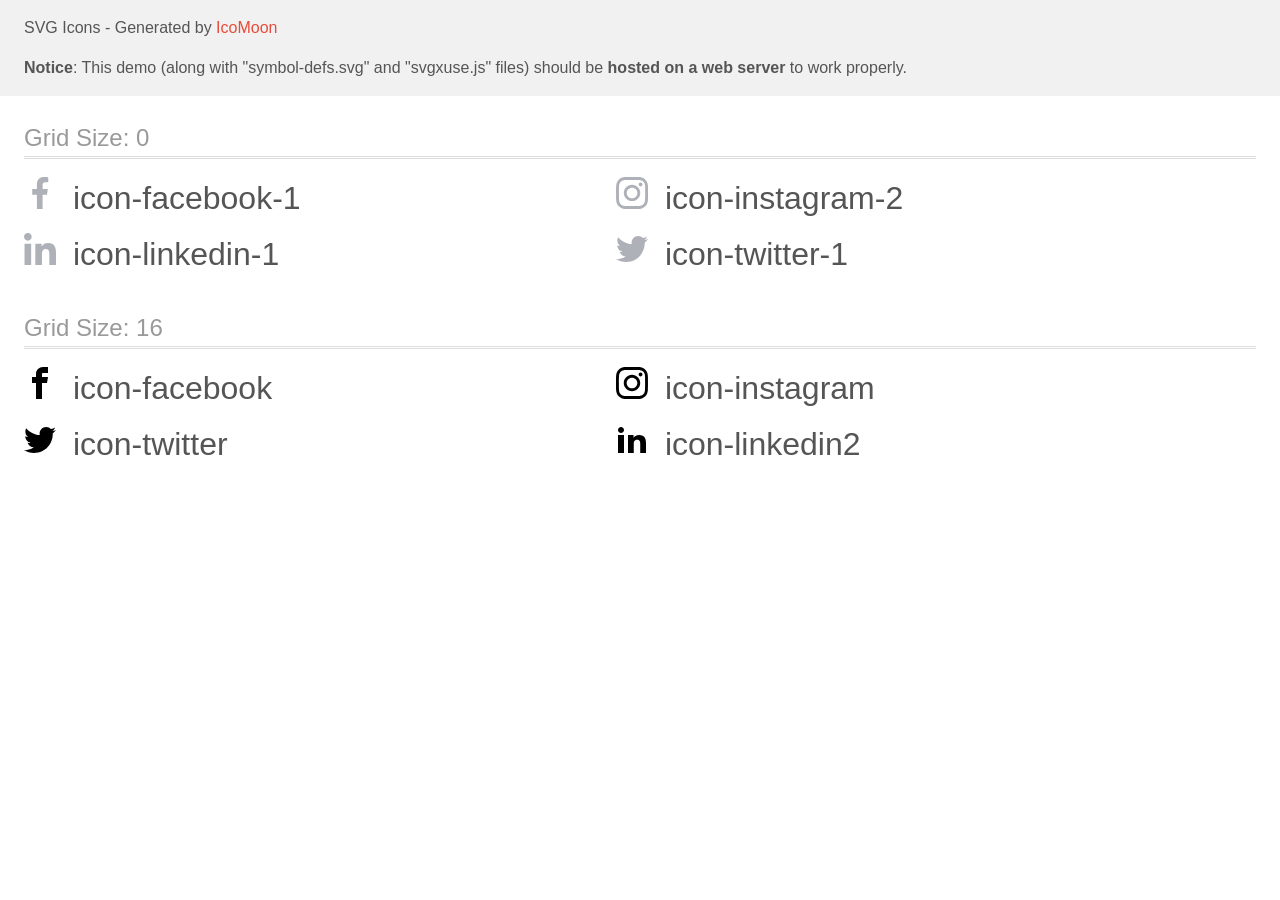
<file: images/icomoon (1)/demo-external-svg.html>
<!doctype html>
<html>
<head>
    <title>IcoMoon - SVG Icons</title>
    <meta charset="utf-8">
    <meta name="viewport" content="width=device-width, initial-scale=1">
    <link rel="stylesheet" href="demo-files/demo.css">
    <link rel="stylesheet" href="style.css">
</head>
<body>
<header class="bgc1 clearfix">
<div class="mhl">
    <p>SVG Icons - Generated by <a href="https://icomoon.io/app">IcoMoon</a></p><p><strong>Notice</strong>: This demo (along with "symbol-defs.svg" and "svgxuse.js" files) should be <b>hosted on a web server</b> to work properly.</p>
</div>
</header>
    <div class="clearfix mhl ptl">
        <h1 class="mvm mtn fgc1">Grid Size: 0</h1>
        <div class="glyph fs1">
            <div class="clearfix pbs">
                <svg class="icon icon-facebook-1"><use xlink:href="symbol-defs.svg#icon-facebook-1"></use></svg><span class="name"> icon-facebook-1</span>
            </div>
        </div>
        <div class="glyph fs1">
            <div class="clearfix pbs">
                <svg class="icon icon-instagram-2"><use xlink:href="symbol-defs.svg#icon-instagram-2"></use></svg><span class="name"> icon-instagram-2</span>
            </div>
        </div>
        <div class="glyph fs1">
            <div class="clearfix pbs">
                <svg class="icon icon-linkedin-1"><use xlink:href="symbol-defs.svg#icon-linkedin-1"></use></svg><span class="name"> icon-linkedin-1</span>
            </div>
        </div>
        <div class="glyph fs1">
            <div class="clearfix pbs">
                <svg class="icon icon-twitter-1"><use xlink:href="symbol-defs.svg#icon-twitter-1"></use></svg><span class="name"> icon-twitter-1</span>
            </div>
        </div>
  </div>
    <div class="clearfix mhl ptl">
        <h1 class="mvm mtn fgc1">Grid Size: 16</h1>
        <div class="glyph fs2">
            <div class="clearfix pbs">
                <svg class="icon icon-facebook"><use xlink:href="symbol-defs.svg#icon-facebook"></use></svg><span class="name"> icon-facebook</span>
            </div>
        </div>
        <div class="glyph fs2">
            <div class="clearfix pbs">
                <svg class="icon icon-instagram"><use xlink:href="symbol-defs.svg#icon-instagram"></use></svg><span class="name"> icon-instagram</span>
            </div>
        </div>
        <div class="glyph fs2">
            <div class="clearfix pbs">
                <svg class="icon icon-twitter"><use xlink:href="symbol-defs.svg#icon-twitter"></use></svg><span class="name"> icon-twitter</span>
            </div>
        </div>
        <div class="glyph fs2">
            <div class="clearfix pbs">
                <svg class="icon icon-linkedin2"><use xlink:href="symbol-defs.svg#icon-linkedin2"></use></svg><span class="name"> icon-linkedin2</span>
            </div>
        </div>
  </div>
<script defer src="svgxuse.js"></script>
</body>
</html>
</file>
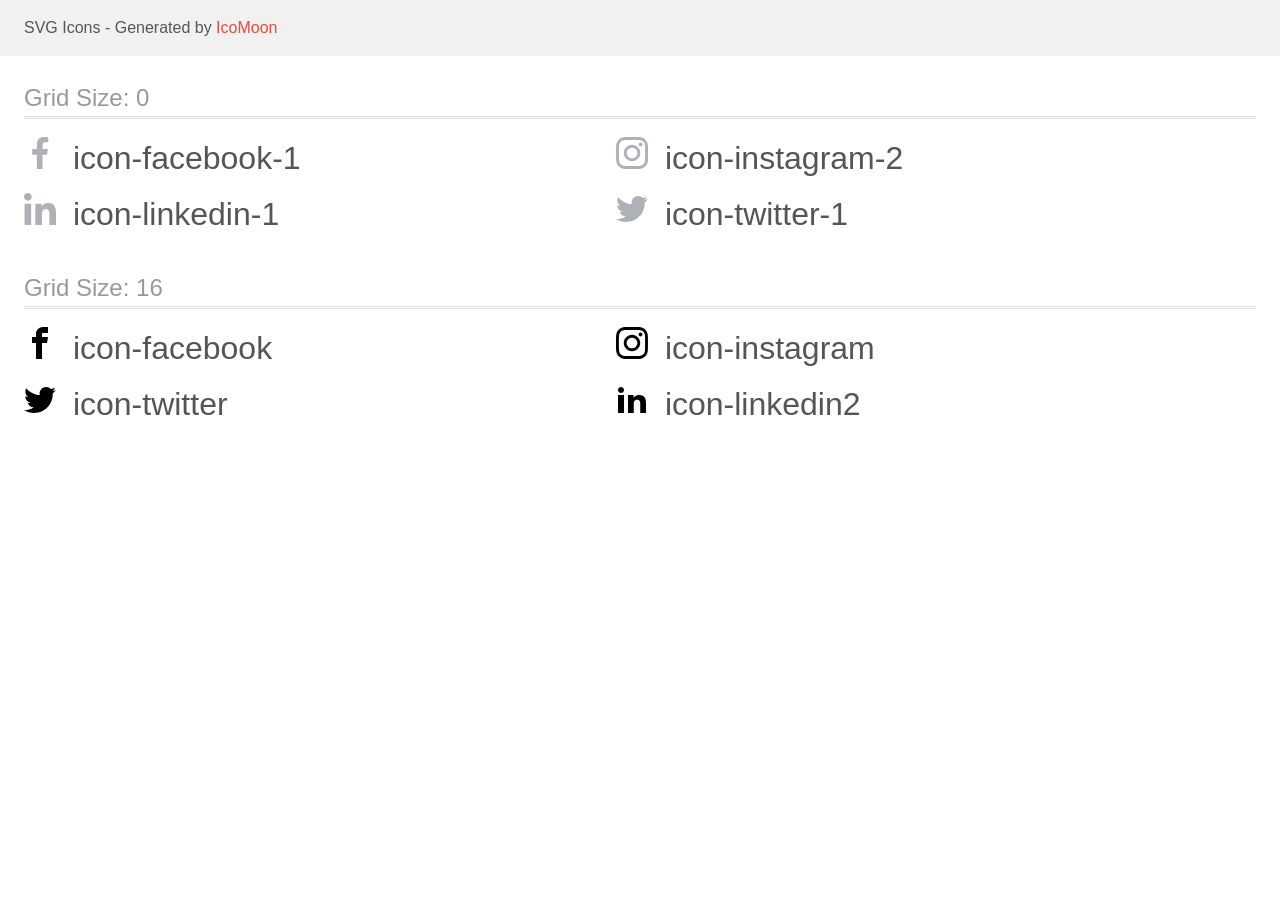
<file: images/icomoon (1)/demo.html>
<!doctype html>
<html>
<head>
    <title>IcoMoon - SVG Icons</title>
    <meta charset="utf-8">
    <meta name="viewport" content="width=device-width, initial-scale=1">
    <link rel="stylesheet" href="demo-files/demo.css">
    <link rel="stylesheet" href="style.css">
</head>
<body>
<svg aria-hidden="true" style="position: absolute; width: 0; height: 0; overflow: hidden;" version="1.1" xmlns="http://www.w3.org/2000/svg" xmlns:xlink="http://www.w3.org/1999/xlink">
<defs>
<symbol id="icon-facebook-1" viewBox="0 0 32 32">
<path fill="#afb1b8" style="fill: var(--color1, #afb1b8)" d="M21.328 5.312h2.923v-5.088c-1.232-0.143-2.66-0.224-4.108-0.224-0.052 0-0.104 0-0.156 0l0.008-0c-4.213 0-7.099 2.65-7.099 7.52v4.48h-4.646v5.688h4.646v14.312h5.699v-14.31h4.459l0.707-5.688h-5.168v-3.922c0-1.643 0.443-2.768 2.734-2.768z"></path>
</symbol>
<symbol id="icon-instagram-2" viewBox="0 0 32 32">
<path fill="#afb1b8" style="fill: var(--color1, #afb1b8)" d="M31.968 9.408c-0.074-1.701-0.349-2.869-0.742-3.882-0.424-1.111-1.054-2.059-1.85-2.837l-0.001-0.001c-0.78-0.792-1.724-1.419-2.778-1.827l-0.054-0.018c-1.019-0.394-2.181-0.667-3.882-0.742-1.712-0.082-2.256-0.101-6.602-0.101-4.344 0-4.888 0.019-6.595 0.094-1.699 0.074-2.869 0.349-3.88 0.742-1.112 0.424-2.060 1.054-2.839 1.85l-0.001 0.001c-0.791 0.78-1.418 1.724-1.825 2.778l-0.018 0.054c-0.395 1.019-0.669 2.181-0.744 3.882-0.082 1.712-0.101 2.256-0.101 6.602 0 4.344 0.019 4.888 0.094 6.595 0.075 1.701 0.35 2.869 0.744 3.882 0.426 1.11 1.055 2.057 1.849 2.837l0.001 0.001c0.8 0.813 1.77 1.443 2.832 1.843 1.019 0.395 2.182 0.67 3.882 0.744 1.707 0.075 2.251 0.094 6.595 0.094 4.346 0 4.89-0.019 6.595-0.094 1.701-0.074 2.869-0.349 3.882-0.742 2.157-0.85 3.833-2.526 4.664-4.628l0.019-0.055c0.394-1.019 0.669-2.182 0.744-3.882 0.075-1.707 0.093-2.251 0.093-6.595s-0.006-4.888-0.080-6.595zM29.088 22.474c-0.070 1.563-0.333 2.406-0.55 2.97-0.552 1.399-1.64 2.486-3.004 3.024l-0.036 0.012c-0.56 0.219-1.411 0.482-2.968 0.55-1.688 0.075-2.194 0.094-6.464 0.094-4.269 0-4.782-0.019-6.464-0.094-1.563-0.069-2.406-0.331-2.97-0.55-0.721-0.269-1.334-0.676-1.836-1.192l-0.001-0.001c-0.517-0.503-0.924-1.117-1.184-1.803l-0.011-0.034c-0.218-0.563-0.48-1.413-0.549-2.97-0.075-1.688-0.094-2.195-0.094-6.464 0-4.27 0.019-4.784 0.094-6.464 0.069-1.563 0.331-2.406 0.549-2.97 0.269-0.722 0.678-1.337 1.198-1.837l0.002-0.002c0.504-0.517 1.119-0.923 1.806-1.182l0.034-0.011c0.56-0.219 1.411-0.48 2.968-0.55 1.688-0.074 2.195-0.093 6.464-0.093 4.275 0 4.782 0.019 6.464 0.093 1.563 0.069 2.406 0.331 2.97 0.55 0.693 0.256 1.325 0.662 1.837 1.194 0.531 0.52 0.938 1.144 1.195 1.84 0.218 0.56 0.48 1.411 0.549 2.968 0.075 1.688 0.094 2.194 0.094 6.464 0 4.269-0.019 4.768-0.094 6.458z"></path>
<path fill="#afb1b8" style="fill: var(--color1, #afb1b8)" d="M16.059 7.782c-4.539 0.002-8.218 3.682-8.219 8.221v0c0.091 4.471 3.737 8.060 8.221 8.060s8.13-3.589 8.221-8.052l0-0.009c-0.001-4.54-3.681-8.22-8.221-8.221h-0zM16.059 21.334c-2.945-0-5.332-2.388-5.332-5.333s2.388-5.333 5.333-5.333c0 0 0.001 0 0.001 0h-0c2.946 0 5.334 2.388 5.334 5.334s-2.388 5.334-5.334 5.334v0zM26.525 7.458c0 1.060-0.86 1.92-1.92 1.92s-1.92-0.86-1.92-1.92v0c0-1.060 0.86-1.92 1.92-1.92s1.92 0.86 1.92 1.92v0z"></path>
</symbol>
<symbol id="icon-linkedin-1" viewBox="0 0 32 32">
<path fill="#afb1b8" style="fill: var(--color1, #afb1b8)" d="M31.992 32h0.008v-11.738c0-5.741-1.237-10.163-7.947-10.163-3.227 0-5.392 1.77-6.277 3.45h-0.093v-2.914h-6.365v21.363h6.627v-10.578c0-2.786 0.528-5.48 3.978-5.48 3.398 0 3.448 3.179 3.448 5.658v10.402h6.621zM0.528 10.635h6.635v21.365h-6.635v-21.365zM3.843 0c-2.123 0-3.843 1.721-3.843 3.843v0c0 2.12 1.722 3.878 3.843 3.878 2.12 0 3.842-1.757 3.842-3.878s-1.72-3.841-3.841-3.843h-0z"></path>
</symbol>
<symbol id="icon-twitter-1" viewBox="0 0 32 32">
<path fill="#afb1b8" style="fill: var(--color1, #afb1b8)" d="M32 6.078c-1.1 0.493-2.376 0.857-3.713 1.028l-0.068 0.007c1.36-0.817 2.382-2.078 2.873-3.579l0.013-0.046c-1.197 0.722-2.591 1.273-4.076 1.573l-0.084 0.014c-1.2-1.279-2.9-2.076-4.787-2.076-3.622 0-6.558 2.936-6.558 6.558 0 0.001 0 0.003 0 0.004v-0c0 0.52 0.043 1.021 0.152 1.496-5.454-0.266-10.28-2.88-13.522-6.861-0.564 0.949-0.899 2.092-0.902 3.313v0.001c0 2.272 1.171 4.286 2.914 5.451-1.091-0.030-2.107-0.325-2.994-0.823l0.033 0.017v0.072c0.003 3.165 2.236 5.807 5.213 6.44l0.043 0.008c-0.499 0.136-1.071 0.215-1.662 0.215-0.020 0-0.041-0-0.061-0l0.003 0c-0.419 0-0.843-0.024-1.242-0.112 0.85 2.598 3.261 4.509 6.13 4.57-2.215 1.746-5.045 2.8-8.122 2.8-0.004 0-0.008 0-0.013 0h0.001c-0.018 0-0.040 0-0.062 0-0.531 0-1.055-0.034-1.569-0.099l0.061 0.006c2.826 1.846 6.287 2.944 10.004 2.944 0.021 0 0.042-0 0.063-0h-0.003c12.072 0 18.672-10 18.672-18.669 0-0.288-0.010-0.57-0.024-0.848 1.299-0.936 2.39-2.064 3.258-3.355l0.030-0.047z"></path>
</symbol>
<symbol id="icon-facebook" viewBox="0 0 32 32">
<path d="M19 6h5v-6h-5c-3.86 0-7 3.14-7 7v3h-4v6h4v16h6v-16h5l1-6h-6v-3c0-0.542 0.458-1 1-1z"></path>
</symbol>
<symbol id="icon-instagram" viewBox="0 0 32 32">
<path d="M16 2.881c4.275 0 4.781 0.019 6.462 0.094 1.563 0.069 2.406 0.331 2.969 0.55 0.744 0.288 1.281 0.638 1.837 1.194 0.563 0.563 0.906 1.094 1.2 1.838 0.219 0.563 0.481 1.412 0.55 2.969 0.075 1.688 0.094 2.194 0.094 6.463s-0.019 4.781-0.094 6.463c-0.069 1.563-0.331 2.406-0.55 2.969-0.288 0.744-0.637 1.281-1.194 1.837-0.563 0.563-1.094 0.906-1.837 1.2-0.563 0.219-1.413 0.481-2.969 0.55-1.688 0.075-2.194 0.094-6.463 0.094s-4.781-0.019-6.463-0.094c-1.563-0.069-2.406-0.331-2.969-0.55-0.744-0.288-1.281-0.637-1.838-1.194-0.563-0.563-0.906-1.094-1.2-1.837-0.219-0.563-0.481-1.413-0.55-2.969-0.075-1.688-0.094-2.194-0.094-6.463s0.019-4.781 0.094-6.463c0.069-1.563 0.331-2.406 0.55-2.969 0.288-0.744 0.638-1.281 1.194-1.838 0.563-0.563 1.094-0.906 1.838-1.2 0.563-0.219 1.412-0.481 2.969-0.55 1.681-0.075 2.188-0.094 6.463-0.094zM16 0c-4.344 0-4.887 0.019-6.594 0.094-1.7 0.075-2.869 0.35-3.881 0.744-1.056 0.412-1.95 0.956-2.837 1.85-0.894 0.888-1.438 1.781-1.85 2.831-0.394 1.019-0.669 2.181-0.744 3.881-0.075 1.713-0.094 2.256-0.094 6.6s0.019 4.887 0.094 6.594c0.075 1.7 0.35 2.869 0.744 3.881 0.413 1.056 0.956 1.95 1.85 2.837 0.887 0.887 1.781 1.438 2.831 1.844 1.019 0.394 2.181 0.669 3.881 0.744 1.706 0.075 2.25 0.094 6.594 0.094s4.888-0.019 6.594-0.094c1.7-0.075 2.869-0.35 3.881-0.744 1.050-0.406 1.944-0.956 2.831-1.844s1.438-1.781 1.844-2.831c0.394-1.019 0.669-2.181 0.744-3.881 0.075-1.706 0.094-2.25 0.094-6.594s-0.019-4.887-0.094-6.594c-0.075-1.7-0.35-2.869-0.744-3.881-0.394-1.063-0.938-1.956-1.831-2.844-0.887-0.887-1.781-1.438-2.831-1.844-1.019-0.394-2.181-0.669-3.881-0.744-1.712-0.081-2.256-0.1-6.6-0.1v0z"></path>
<path d="M16 7.781c-4.537 0-8.219 3.681-8.219 8.219s3.681 8.219 8.219 8.219 8.219-3.681 8.219-8.219c0-4.537-3.681-8.219-8.219-8.219zM16 21.331c-2.944 0-5.331-2.387-5.331-5.331s2.387-5.331 5.331-5.331c2.944 0 5.331 2.387 5.331 5.331s-2.387 5.331-5.331 5.331z"></path>
<path d="M26.462 7.456c0 1.060-0.859 1.919-1.919 1.919s-1.919-0.859-1.919-1.919c0-1.060 0.859-1.919 1.919-1.919s1.919 0.859 1.919 1.919z"></path>
</symbol>
<symbol id="icon-twitter" viewBox="0 0 32 32">
<path d="M32 7.075c-1.175 0.525-2.444 0.875-3.769 1.031 1.356-0.813 2.394-2.1 2.887-3.631-1.269 0.75-2.675 1.3-4.169 1.594-1.2-1.275-2.906-2.069-4.794-2.069-3.625 0-6.563 2.938-6.563 6.563 0 0.512 0.056 1.012 0.169 1.494-5.456-0.275-10.294-2.888-13.531-6.862-0.563 0.969-0.887 2.1-0.887 3.3 0 2.275 1.156 4.287 2.919 5.463-1.075-0.031-2.087-0.331-2.975-0.819 0 0.025 0 0.056 0 0.081 0 3.181 2.263 5.838 5.269 6.437-0.55 0.15-1.131 0.231-1.731 0.231-0.425 0-0.831-0.044-1.237-0.119 0.838 2.606 3.263 4.506 6.131 4.563-2.25 1.762-5.075 2.813-8.156 2.813-0.531 0-1.050-0.031-1.569-0.094 2.913 1.869 6.362 2.95 10.069 2.95 12.075 0 18.681-10.006 18.681-18.681 0-0.287-0.006-0.569-0.019-0.85 1.281-0.919 2.394-2.075 3.275-3.394z"></path>
</symbol>
<symbol id="icon-linkedin2" viewBox="0 0 32 32">
<path d="M12 12h5.535v2.837h0.079c0.77-1.381 2.655-2.837 5.464-2.837 5.842 0 6.922 3.637 6.922 8.367v9.633h-5.769v-8.54c0-2.037-0.042-4.657-3.001-4.657-3.005 0-3.463 2.218-3.463 4.509v8.688h-5.767v-18z"></path>
<path d="M2 12h6v18h-6v-18z"></path>
<path d="M8 7c0 1.657-1.343 3-3 3s-3-1.343-3-3c0-1.657 1.343-3 3-3s3 1.343 3 3z"></path>
</symbol>
</defs>
</svg>

<header class="bgc1 clearfix">
<div class="mhl">
    <p>SVG Icons - Generated by <a href="https://icomoon.io/app">IcoMoon</a></p>
</div>
</header>
    <div class="clearfix mhl ptl">
        <h1 class="mvm mtn fgc1">Grid Size: 0</h1>
        <div class="glyph fs1">
            <div class="clearfix pbs">
                <svg class="icon icon-facebook-1"><use xlink:href="#icon-facebook-1"></use></svg><span class="name"> icon-facebook-1</span>
            </div>
        </div>
        <div class="glyph fs1">
            <div class="clearfix pbs">
                <svg class="icon icon-instagram-2"><use xlink:href="#icon-instagram-2"></use></svg><span class="name"> icon-instagram-2</span>
            </div>
        </div>
        <div class="glyph fs1">
            <div class="clearfix pbs">
                <svg class="icon icon-linkedin-1"><use xlink:href="#icon-linkedin-1"></use></svg><span class="name"> icon-linkedin-1</span>
            </div>
        </div>
        <div class="glyph fs1">
            <div class="clearfix pbs">
                <svg class="icon icon-twitter-1"><use xlink:href="#icon-twitter-1"></use></svg><span class="name"> icon-twitter-1</span>
            </div>
        </div>
  </div>
    <div class="clearfix mhl ptl">
        <h1 class="mvm mtn fgc1">Grid Size: 16</h1>
        <div class="glyph fs2">
            <div class="clearfix pbs">
                <svg class="icon icon-facebook"><use xlink:href="#icon-facebook"></use></svg><span class="name"> icon-facebook</span>
            </div>
        </div>
        <div class="glyph fs2">
            <div class="clearfix pbs">
                <svg class="icon icon-instagram"><use xlink:href="#icon-instagram"></use></svg><span class="name"> icon-instagram</span>
            </div>
        </div>
        <div class="glyph fs2">
            <div class="clearfix pbs">
                <svg class="icon icon-twitter"><use xlink:href="#icon-twitter"></use></svg><span class="name"> icon-twitter</span>
            </div>
        </div>
        <div class="glyph fs2">
            <div class="clearfix pbs">
                <svg class="icon icon-linkedin2"><use xlink:href="#icon-linkedin2"></use></svg><span class="name"> icon-linkedin2</span>
            </div>
        </div>
  </div>
<script defer src="svgxuse.js"></script>
</body>
</html>
</file>
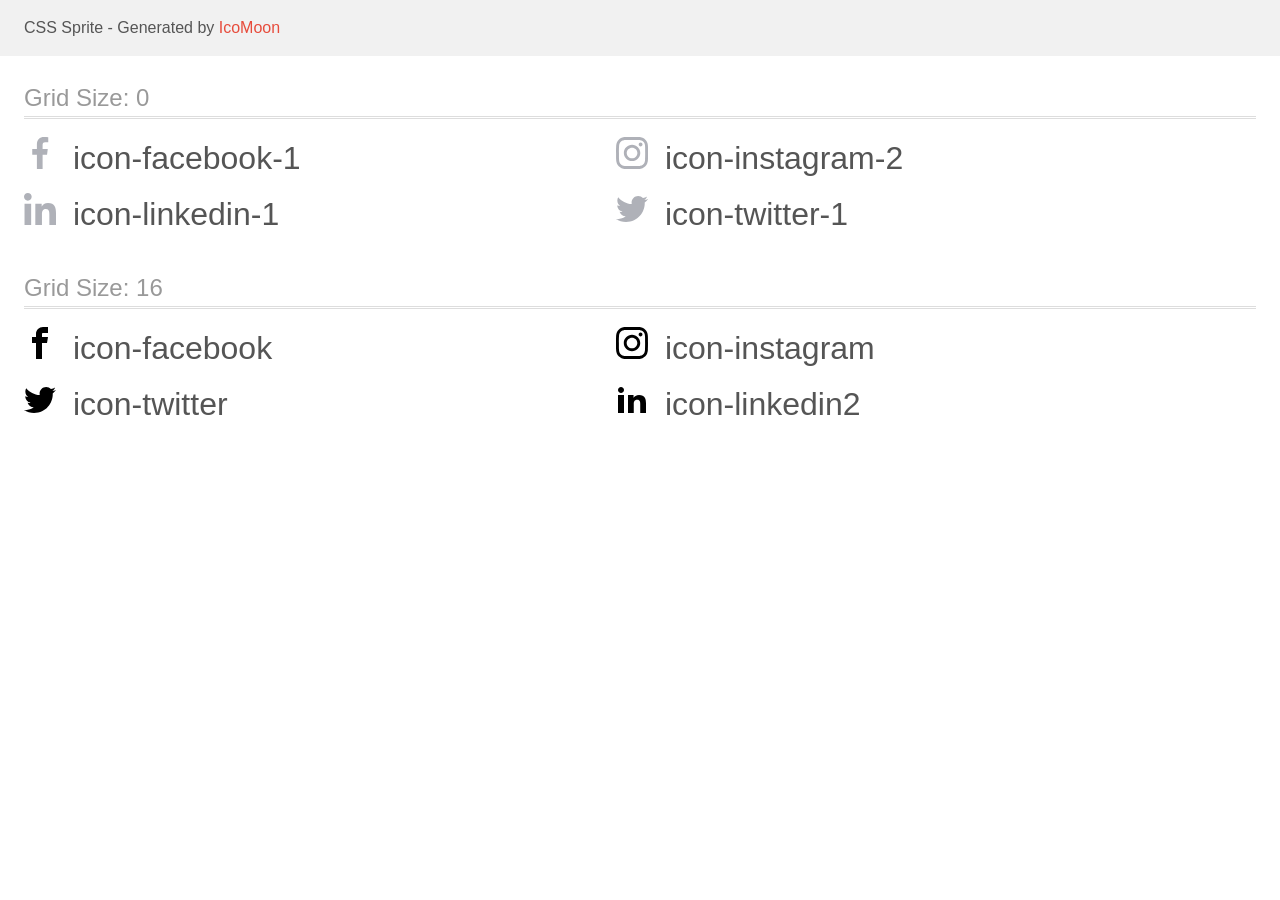
<file: images/icomoon (1)/sprite/sprite.html>
<!doctype html>
<html>
<head>
    <title>CSS Sprite</title>
    <meta charset="utf-8">
    <meta name="viewport" content="width=device-width, initial-scale=1">
    <link href="sprite.css" rel="stylesheet">
</head>
<style>
    body {
        font-family: sans-serif;
        color: #555;
        margin: 0;
        line-height: 1.5;
    }
    a, a:visited {
        color: #e74c3c;
        text-decoration: none;
    }
    a:hover {
        box-shadow: 0 1px;
    }
    header {
        background: #F1F1F1;
    }
    p {
        margin: 1em 0;
    }
    h1 {
        font-size: 1.5em;
        font-weight: normal;
        margin: 1em 0 .75em;
        color: #999;
        box-shadow: 0 1px #ddd, 0 2px #fff, 0 3px #ddd;
    }
    .mhl {
        margin-left: 1.5em;
        margin-right: 1.5em;
    }
    .cell {
        float: left;
        margin-right: 1.5em;
        margin-bottom: .25em;
        width: 17em;
        overflow: hidden;
    }
    .cell span {
        margin-right: .25em;
    }
    .clearfix:before, .clearfix:after {
        content: " ";
        display: table;
    }
    .clearfix:after {
        clear: both;
    }
    .fs1 {
        font-size: 32px;
    }
    .fs2 {
        font-size: 32px;
    }

</style>
<body>

<header class="clearfix">
    <p class="mhl">CSS Sprite - Generated by <a href="https://icomoon.io/app">IcoMoon</a></p>
</header>
    <div class="clearfix mhl">
        <h1>Grid Size: 0</h1>
        <div class="cell fs1">
            <span class="icon icon-facebook-1"></span>
            icon-facebook-1
        </div>
        <div class="cell fs1">
            <span class="icon icon-instagram-2"></span>
            icon-instagram-2
        </div>
        <div class="cell fs1">
            <span class="icon icon-linkedin-1"></span>
            icon-linkedin-1
        </div>
        <div class="cell fs1">
            <span class="icon icon-twitter-1"></span>
            icon-twitter-1
        </div>
  </div>
    <div class="clearfix mhl">
        <h1>Grid Size: 16</h1>
        <div class="cell fs2">
            <span class="icon icon-facebook"></span>
            icon-facebook
        </div>
        <div class="cell fs2">
            <span class="icon icon-instagram"></span>
            icon-instagram
        </div>
        <div class="cell fs2">
            <span class="icon icon-twitter"></span>
            icon-twitter
        </div>
        <div class="cell fs2">
            <span class="icon icon-linkedin2"></span>
            icon-linkedin2
        </div>
  </div>

</body>
</html>
</file>
<file: css/styles.css>
:root {
  --h-color: #2e2f42;
  --paragraph-color: #434455;
  --accent-color: #4d5ae5;
  --background-color: #ffffff;
  --logo-color: #f4f4fd;
  --focus-color: #404bbf;
  --mobile: 320px;
  --tablet: 768px;
  --desktop: 1440px;
}

*,
*::before,
*::after {
  box-sizing: border-box;
}

h1,
h2,
h3,
h4,
h5,
h6 {
  padding: 0;
  margin: 0;
}
p {
  margin: 0;
  padding: 0;
}

ul {
  margin: 0;
  padding: 0;
}

img {
  display: block;
  max-width: 100%;
  height: auto;
}

main {
  display: block;
  margin: 0;
  padding: 0;
  /* width: 100%; */
}

body {
  font-family: "Roboto", sans-serif;
  background: var(--background-color);
  color: var(--paragraph-color);
  overflow-x: hidden;
  margin: 0;
  width: auto;
  margin: 0 auto;
  max-width: 100%;
}

@media screen and (min-width: 320px) and (max-width: 768px) {
  body {
    max-width: var(--mobile);
  }
}
@media screen and (min-width: 768px) and (max-width: 1440px) {
  body {
    max-width: var(--tablet);
  }
}
@media screen and (min-width: 1440px) {
  body {
    min-width: var(--desktop);
  }
}

.container {
  width: 100%;
  max-width: 1440px;
  padding-left: 156px;
  padding-right: 156px;
  margin-left: auto;
  margin-right: auto;
  box-sizing: border-box;
}

@media screen and (min-width: 320px) {
  .container {
    width: 100%;
  }
}

@media screen and (min-width: 768px) {
  .container {
    width: 768px;
  }
}

@media screen and (min-width: 1200px) {
  .container {
    width: 1200px;
    height: 100%;
    padding: 94px 15px 94px 15px;
  }
}

address {
  font-style: normal;
}

button {
  all: unset;
  cursor: pointer;
  font: inherit;
  color: inherit;
  background-color: transparent;
}

.visually-hidden {
  position: absolute;
  width: 1px;
  height: 1px;
  margin: -1px;
  padding: 0;
  overflow: hidden;
  clip: rect(0, 0, 0, 0);
  clip-path: inset(100%);
  white-space: nowrap;
  border: 0;
}

.section {
  padding-top: 120px;
  padding-bottom: 120px;
  /* padding: 96px 0; */
  max-width: 1440px;
  margin: 0 auto;
}

@media screen and (min-width: 768px) {
  .container {
    padding: 0;
  }

  .section {
    padding: 96px;
    /* padding: 0 96px 0 96px; */
  }
}

@media screen and (min-width: 1440px) {
  .container {
    padding: 0 156px;
  }

  .section {
    padding: 120px 0;
  }
}

.list {
  list-style: none;
}

.link {
  text-decoration: none;
}

/* header*/

.flex-header {
  border-bottom: 1px solid #e7e9fc;
  background-color: var(--background-color);
  box-shadow: 0px 2px 1px rgba(46, 47, 66, 0.08),
    0px 1px 1px rgba(46, 47, 66, 0.16), 0px 1px 6px rgba(46, 47, 66, 0.08);
}

/* Контейнер */
.header-container {
  display: flex;
  flex-direction: row;
  align-items: center;
  justify-content: space-between;
  /* width: 1158px; */
  padding: 0 15px;
  margin: 0 auto;
}

@media screen and (min-width: 1440px) {
  .header.container {
    padding: 0 156px;
  }
}

/* Логотип */
.header-logo {
  display: inline-block;
  font-family: "Raleway", sans-serif;
  font-weight: bold;
  font-size: 18px;
  line-height: 1.17;
  text-transform: uppercase;
  letter-spacing: 0.03em;
  color: var(--accent-color);
  margin-right: 76px;
}

.header-logo-studio {
  font-family: "Raleway", sans-serif;
  font-weight: bold;
  font-size: 18px;
  text-transform: uppercase;
  line-height: 1.17;
  letter-spacing: 0.03em;
  color: var(--h-color);
}

/* Навігація */
.header-nav {
  display: flex;
  align-items: center;
}

/* Список навігації */
.header-list {
  display: flex;
  gap: 40px;
}

/* Пункти навігації */
.header-item {
  display: block;
}

/* Посилання */
.header-link {
  font-weight: 500;
  font-size: 16px;
  line-height: 1.5;
  letter-spacing: 0.02em;
  color: var(--h-color);
  padding: 24px 0;
  position: relative;
  transition: color 250ms cubic-bezier(0.4, 0, 0.2, 1);
}

.current {
  color: var(--focus-color);
}

.current::after {
  content: "";
  display: flex;
  border-radius: 2%;
  transition: background-color 250ms linear;
  position: absolute;
  left: 0;
  bottom: -1px;
  width: 100%;
  height: 4px;
  border-radius: 2px;
  background-color: var(--focus-color);
}

.header-link:hover,
.header-link:focus,
.header-link:active {
  color: var(--focus-color);
}

/* Адреса */
.header-address {
  font-weight: 400;
  font-size: 16px;
  line-height: 1.5;
  letter-spacing: 0.02em;
  color: var(--paragraph-color);
  padding: 24px 0 24px 0;
  transition: color 250ms cubic-bezier(0.4, 0, 0.2, 1);
}

.address-list {
  display: flex;
  gap: 40px;
  flex-wrap: wrap;
}

.header-address:hover,
.header-address:focus {
  color: var(--focus-color);
}

/* hero*/

.hero {
  background: var(--h-color);
  text-align: center;
  padding: 188px 0 188px 0px;
  max-width: 1440px;
  margin-left: auto;
  margin-right: auto;
  background-image: linear-gradient(
      rgba(46, 47, 66, 0.7),
      rgba(46, 47, 66, 0.7)
    ),
    url(../images/hero.jpg);
  background-size: cover;
  background-position: center;
  background-repeat: no-repeat;
}

.hero-title {
  max-width: 496px;
  font-weight: 700;
  font-size: 56px;
  line-height: 1.07;
  text-align: center;
  letter-spacing: 0.02em;
  color: var(--background-color);
  margin-bottom: 48px;
}

.hero-container {
  text-align: center;
  display: flex;
  flex-direction: column;
  align-items: center;
}

.hero-btn {
  display: block;
  box-sizing: border-box;
  text-align: center;
  font-weight: 500;
  font-size: 16px;
  line-height: 1.5;
  letter-spacing: 0.04em;
  color: var(--background-color);
  background: #4d5ae5;
  min-width: 169px;
  height: 56px;
  padding: 16px 32px 16px 32px;
  border-radius: 4px;
  box-shadow: 0px 4px 4px 0px #00000026;
  transition: background-color 250ms cubic-bezier(0.4, 0, 0.2, 1);
}

.hero-btn:hover,
.hero-btn:focus {
  background: var(--focus-color);
}

/*advantage */

.advantage-list {
  display: flex;
  flex-wrap: wrap;
  gap: 24px;
}

@media screen and (min-width: 768px) {
  .advantage-list li {
    flex: 1 1 calc(50% - 24px); /* одна колонка */
  }
}
/* .advantage-item{
 flex: 0 0 auto;
} */
.advantage-title {
  font-weight: 500;
  font-size: 20px;
  line-height: 1.2;
  letter-spacing: 0.02em;
  color: var(--h-color);
  margin-bottom: 8px;
}
.advantage-after-title {
  font-size: 16px;
  line-height: 1.5;
  letter-spacing: 0.02em;
  color: var(--paragraph-color);
  max-width: 264px;
}

/* icons */
.icon-svg {
  fill: currentColor;
}
.container-svg {
  display: flex;
  align-items: center;
  justify-content: center;
  display: none;
  margin-bottom: 8px;
  width: 264px;
  height: 112px;
  background-color: var(--logo-color);
  border-radius: 4px;
  border: 1px solid #8e8f99;
}
@media screen and (min-width: 1440px) {
  .advantages-svg {
    display: flex;
  }
}

/*our_team*/

.our-team {
  background-color: var(--logo-color);
}

.our-team-list {
  /* display: flex;
  flex-wrap: wrap;
  gap: 24px; */
  gap: 72px;
  flex-direction: column;
  justify-content: center;
  margin: auto 0;
}

@media screen and (min-width: 768px) {
  .our-team-list {
    flex-direction: row;
    justify-content: center;
    flex-wrap: wrap;
    row-gap: 64px;
    column-gap: 24px;
    max-width: calc(264px * 2 + 24px);
    margin: 0 auto;
  }
}

@media screen and (min-width: 1440px) {
  .our-team-list {
    justify-content: space-between;
    gap: 24px;
    max-width: calc(264px * 4 + 24px * 3);
  }
}

.our-team-title {
  font-weight: bold;
  font-size: 36px;
  line-height: 1.11;
  text-align: center;
  letter-spacing: 0.02em;
  text-transform: capitalize;
  color: var(--h-color);
  margin-bottom: 72px;
}

.subtitle {
  font-weight: 500;
  font-size: 20px;
  line-height: 1.2;
  letter-spacing: 0.02em;
  color: var(--h-color);
}
.after-title {
  font-size: 16px;
  line-height: 1.5;
  letter-spacing: 0.02em;
  color: var(--paragraph-color);
}

/* .team-list {
  background-color: var(--background-color);
  border-radius: 0px 0px 4px 4px;
  box-shadow: 0px 1px 6px rgba(46, 47, 66, 0.08),
    0px 1px 1px rgba(46, 47, 66, 0.16), 0px 2px 1px rgba(46, 47, 66, 0.08);
} */

.team-list {
  background: var(--white);
  border-radius: 0 0 4px 4px;
  box-shadow: 0 2px 1px 0 rgba(46, 47, 66, 0.08),
    0 1px 1px 0 rgba(46, 47, 66, 0.16), 0 1px 6px 0 rgba(46, 47, 66, 0.08);
  text-align: center;
  margin: 0 auto;
  width: 100%;
  max-width: 264px;
}

@media screen and (min-width: 768px) {
  .team-list {
    width: 100%;
    max-width: calc((100% - 24px) / 2);
  }
}

@media screen and (min-width: 1440px) {
  .team-list {
    width: 100%;
    max-width: calc((100% - 72px) / 4);
  }
}

.team-list img {
  margin: 0 auto;
  width: 100%;
  max-width: 264px;
  max-height: 260px;
}

.team-card {
  width: 264px;
  text-align: center;
  padding: 32px 0 32px 0;
  border-radius: 0px 0px 4px 4px;
}

.subtitle {
  margin-bottom: 8px;
}

/*our-team social list */
.social-list {
  padding-left: 16px;
  padding-right: 16px;
  display: flex;
  gap: 24px;
  justify-content: center;
  margin-top: 8px;
  /* width: 232px; */
}

.social-link {
  width: 40px;
  height: 40px;
  background-color: var(--accent-color);
  display: flex;
  align-items: center;
  justify-content: center;
  border-radius: 50%;
  color: #f4f4fd;
  transition: background-color 250ms cubic-bezier(0.4, 0, 0.2, 1);
}

.icon-svg {
  fill: #f4f4fd;
  display: block;
}

.social-link:hover,
.social-link:focus {
  background-color: var(--focus-color);
  color: #ffffff;
}

/* our portfolio */

.portfolio-list {
  display: flex;
  column-gap: 24px;
  flex-wrap: wrap;
}

.portfolio-card {
  padding: 32px 16px;
  padding-bottom: 32px;
  border-bottom: 1px solid #e7e9fc;
  border-left: 1px solid #e7e9fc;
  border-right: 1px solid #e7e9fc;
  box-sizing: border-box;
  position: relative;
}

.portfolio-item:hover {
  box-shadow: 0px 1px 6px rgba(46, 47, 66, 0.08),
    0px 1px 1px rgba(46, 47, 66, 0.16), 0px 2px 1px rgba(46, 47, 66, 0.08);
}

.portfolio-item {
  background-color: var(--background-color);
  width: fit-content;
  margin-bottom: 48px;
  transition: box-shadow 250ms cubic-bezier(0.4, 0, 0.2, 1);
}

.portfolio-item:nth-last-child(-n + 3) {
  margin-bottom: 0;
}

/* portfolio invisible cards  */

.portfolio-item-img-text {
  display: flex;
  font-weight: 400;
  font-size: 16px;
  line-height: 1.5;
  letter-spacing: 0.02em;
  height: 100%;
  width: 100%;
  padding: 40px 32px;
  color: var(--logo-color);
  background: var(--accent-color);
  position: absolute;
  top: 0;
  transform: translateY(100%);
  transition: transform 250ms cubic-bezier(0.4, 0, 0.2, 1);
}

.container-item-img:hover .portfolio-item-img-text {
  transform: translateY(0);
}

.container-item-img {
  position: relative;
  overflow: hidden;
}

/*footer*/

.footer-link-container {
  margin-right: 80px;
}

.footer-logo {
  font-family: "Raleway", sans-serif;
  font-weight: bold;
  text-transform: uppercase;
  font-size: 18px;
  line-height: 1.17;
  letter-spacing: 0.03em;
  display: inline-block;
  color: var(--accent-color);
  margin-bottom: 16px;
}

.footer-background {
  background: var(--h-color);
  padding: 100px 0 100px 0;
}

.footer-logo-studio {
  font-family: "Raleway", sans-serif;
  font-weight: bold;
  text-transform: uppercase;
  font-size: 18px;
  line-height: 1.17;
  letter-spacing: 0.03em;
  color: var(--logo-color);
}

.footer-after-title {
  font-size: 14px;
  line-height: 1.5;
  letter-spacing: 0.02em;
  color: var(--logo-color);
  width: 264px;
}

/* footer new */
.footer-container {
  display: flex;
  align-items: baseline;
}

.footer-title {
  font-weight: 500;
  font-size: 16px;
  line-height: 1.5;
  letter-spacing: 0.02em;
  color: #ffffff;
  margin-bottom: 16px;
}

.footer-web-studio {
  margin-right: 120px;
}
.social-footer-list {
  display: flex;
  justify-content: flex-start;
  gap: 16px;
}

.social-link-footer:hover,
.social-link-footer:focus {
  background-color: #31d0aa;
  color: #ffffff;
}

.footer-svg {
  fill: #f4f4fd;
  width: 24;
  height: 24;
}

.social-link-footer {
  width: 40px;
  height: 40px;
  display: flex;
  align-items: center;
  justify-content: center;
  border-radius: 50%;
  background-color: var(--accent-color);
  color: var(--h-color);
  transition: var(--transition);
  transition: background-color 250ms cubic-bezier(0.4, 0, 0.2, 1);
}

/* footer form */

.footer-form {
  display: flex;
  gap: 24px;
  width: 100%;
}

.footer-field {
  position: relative;
  width: 453px;
  height: 80px;
  display: flex;
  flex-direction: column;
  align-items: flex-start;
  box-sizing: border-box;
  margin: 0;
  padding: 0;
}

.footer-label {
  display: block;
  font-weight: 500;
  font-size: 16px;
  line-height: 1.5;
  letter-spacing: 0.02em;
  color: #ffffff;
  margin-bottom: 16px;
}

.label-input-container {
}

.footer-input {
  outline: none;
  background-color: transparent;
  border: 1px solid #ffffff;
  box-sizing: border-box;
  box-shadow: 0px 4px 4px 0px #00000026;
  border-radius: 4px;
  width: 264px;
  height: 40px;
  padding: 16px;
  font-size: 12px;
  font-weight: 400;
  font-style: Regular;
  line-height: 2;
  letter-spacing: 0.04em;
  color: #ffffff;
}

.footer-label input::placeholder {
  color: #ffffff;
}

/* footer-btn */

.footer-btn {
  min-width: 165px;
  height: 40px;
  padding: 8px 24px 8px 24px;
  background-color: var(--accent-color);
  display: flex;
  justify-content: center;
  align-items: center;
}

.icon-send {
  margin-left: 16px;
}

.footer-btn:hover {
  cursor: pointer;
}

/* modal */

/* modal backdrop */

.backdrop {
  position: fixed;
  top: 0;
  left: 0;
  width: 100%;
  height: 100%;
  background-color: hsla(237, 18%, 22%, 0.4);
  transition: opacity 250ms cubic-bezier(0.4, 0, 0.2, 1),
    visibility 250ms cubic-bezier(0.4, 0, 0.2, 1);
}

.backdrop.is-hidden {
  opacity: 0;
  pointer-events: none;
}

/* modal */

.modal {
  position: absolute;
  top: 50%;
  left: 50%;
  transform: translate(-50%, -50%);
  width: 408px;
  min-height: 584px;
  padding: 72px 24px 24px 24px;
  background-color: #fcfcfc;
  box-shadow: 0px 1px 1px 0px #00000024, 0px 1px 3px 0px #0000001f,
    0px 2px 1px 0px #00000033;
  border-radius: 4px;
  transition: transform 250ms cubic-bezier(0.4, 0, 0.2, 1);
}

.modal-btn {
  position: absolute;
  display: inline-block;
  align-items: center;
  bottom: 24px;
  right: 50%;
  transform: translateX(50%);
  border: none;
}

.modal-title {
  color: var(--h-color);
  text-align: center;
}

.modal-close-btn {
  position: absolute;
  right: 24px;
  top: 24px;
  display: flex;
  justify-content: center;
  align-items: center;
  width: 24px;
  height: 24px;
  padding: 0;
  background: #e7e9fc;
  border: 1px solid #0000001a;
  border-radius: 50%;
  box-sizing: border-box;
  color: #000000;
  transition: background-color 250ms cubic-bezier(0.4, 0, 0.2, 1),
    border 250ms cubic-bezier(0.4, 0, 0.2, 1);
}

.modal-close-btn:hover,
.modal-close-btn:focus {
  background-color: #404bbf;
  color: #ffffff;
  border: none;
}

.vector-svg {
  fill: currentColor;
  transition: fill 250ms cubic-bezier(0.4, 0, 0.2, 1);
}

/* form */

.modal-form {
}

.form-field {
  position: relative;
}

.form-container {
  margin-bottom: 8px;
}

.form-field textarea::placeholder {
  color: #2e2f4266;
}

.form-input {
  display: flex;
  box-sizing: border-box;
  padding: 8px 16px 8px 38px;
  width: 100%;
  height: 40px;
  border: 1px solid rgba(46, 47, 66, 0.4);
  border-radius: 4px;
  outline: transparent;
  background-color: transparent;
  color: rgba(46, 47, 66, 1);
  transition: border-color 250ms cubic-bezier(0.4, 0, 0.2, 1);
}
.form-input:focus + .input-container {
  color: var(--accent-color);
}

.form-input:focus {
  border: 1px solid var(--accent-color);
}

.form-label {
  display: block;
  font-weight: 400;
  font-size: 12px;
  line-height: 1.17;
  letter-spacing: 0.04em;
  color: #8e8f99;
  margin-bottom: 4px;
  width: 100%;
  height: 15px;
}

/* textarea */
.textarea-container {
  margin-bottom: 16px;
}

textarea {
  width: 100%;
  max-height: 120px;
  border: 1px solid rgba(46, 47, 66, 0.4);
  border-radius: 4px;
  font-weight: 400;
  font-size: 12px;
  line-height: 1.17;
  letter-spacing: 0.04em;
  background-color: transparent;
  color: rgba(46, 47, 66, 0.4);
  padding: 8px 16px;
  resize: none;
  outline: transparent;
}
.form-textarea {
  resize: none;
  transition: border 250ms cubic-bezier(0.4, 0, 0.2, 1);
  transition: border-color 250ms cubic-bezier(0.4, 0, 0.2, 1);
}

.form-textarea:focus {
  border: 1px solid var(--accent-color);
}

.modal-svg {
  fill: currentColor;
  transform: var(--transition);
}

.input-icon {
  position: absolute;
  top: 50%;
  left: 16px;
  transform: translateY(-50%);
  color: var(--h-color);
  transition: fill 250ms cubic-bezier(0.4, 0, 0.2, 1);
  fill: currentColor;
}

.form-input:focus + .input-icon {
  color: var(--accent-color);
}

/* checkbox */

.checkbox-container {
  margin-bottom: 24px;
}

.checkbox-span {
  width: 16px;
  height: 16px;
  border: 1px solid rgba(46, 47, 66, 0.4);
  border-radius: 2px;
  transition: background-color 250ms cubic-bezier(0.4, 0, 0.2, 1),
    border 250ms cubic-bezier(0.4, 0, 0.2, 1),
    fill 250ms cubic-bezier(0.4, 0, 0.2, 1);
  display: inline-flex;
  align-items: center;
  justify-content: center;
  fill: transparent;
  margin-right: 8px;
  fill: transparent;
}

.check-text-link {
  color: var(--accent-color);
}

.check-text:hover .checkbox-span {
  cursor: pointer;
}

.policy-icon {
  display: flex;
  align-items: center;
  justify-content: center;
  fill: #fff;
}

.policy-check:checked + .check-text .checkbox-span {
  border: none;
  background-color: #404bbf;
  fill: #f4f4fd;
}
</file>
<file: css/mobile.css>
:root {
  --h-color: #2e2f42;
  --paragraph-color: #434455;
  --accent-color: #4d5ae5;
  --background-color: #ffffff;
  --logo-color: #f4f4fd;
  --focus-color: #404bbf;
  --mobile: 320px;
  --tablet: 768px;
  --desktop: 1440px;
}

*,
*::before,
*::after {
  box-sizing: border-box;
}

h1,
h2,
h3,
h4,
h5,
h6 {
  padding: 0;
  margin: 0;
}
p {
  margin: 0;
  padding: 0;
}

ul {
  margin: 0;
  padding: 0;
}

.list {
  list-style: none;
}

.link {
  text-decoration: none;
}

.is-hidden {
  display: none;
}

img {
  display: block;
  max-width: 100%;
  height: auto;
}
address {
  font-style: normal;
}

button {
  all: unset;
  cursor: pointer;
  font: inherit;
  color: inherit;
  background-color: transparent;
}

main {
  display: block;
  margin: 0;
  padding: 0;
}

body {
  font-family: "Roboto", sans-serif;
  background: var(--background-color);
  color: var(--paragraph-color);
  overflow-x: hidden;
  width: 100%;
  margin: 0 auto;
}

.visually-hidden {
  position: absolute;
  width: 1px;
  height: 1px;
  margin: -1px;
  padding: 0;
  overflow: hidden;
  clip: rect(0, 0, 0, 0);
  clip-path: inset(100%);
  white-space: nowrap;
  border: 0;
}

.section {
  padding: 96px 0;
}

@media (min-width: 1200px) {
  .section {
    padding-top: 120px;
    padding-bottom: 120px;
  }
}

.container {
  width: 100%;
  max-width: 1158px; 
  padding-left: 16px;
  padding-right: 16px;
  margin: 0 auto;
  box-sizing: border-box;
}
@media (min-width: 768px) {
  .container {
    padding-left: 16px;
    padding-right: 16px;
  }
}
@media (min-width: 1200px) {
  .container {
    padding-left: 15px;
    padding-right: 15px;
  }
}

/* header*/

.header-container {
  position: relative;
  display: flex;
  flex-direction: row;
  align-items: center;
  justify-content: space-between;
  padding: 16px;
  margin-left: auto;
  margin-right: auto;
}

@media screen and (min-width: 768px) {
  .flex-header {
    border-bottom: 1px solid #e7e9fc;
    background-color: var(--background-color);
    box-shadow: 0px 2px 1px rgba(46, 47, 66, 0.08),
      0px 1px 1px rgba(46, 47, 66, 0.16), 0px 1px 6px rgba(46, 47, 66, 0.08);
  }

  /* Контейнер */
}
@media screen and (min-width: 768px) {
  .header-container {
    display: flex;
    align-items: center;
    justify-content: space-between;
    width: 776px;
    padding: 0 15px;
    margin: 0 auto;
  }
}

@media screen and (min-width: 1200px) {
  .header-container {
    width: 1158px;
  }
}

/* Навігація */
.header-nav {
  display: flex;
  align-items: center;
}

/* Список навігації */
.header-list {
  display: flex;
  gap: 40px;
}

/* Пункти навігації */
.header-item {
  display: block;
}

/* Посилання */
.header-link {
  font-weight: 500;
  font-size: 16px;
  line-height: 1.5;
  letter-spacing: 0.02em;
  color: var(--h-color);
  padding: 24px 0;
  position: relative;
  transition: color 250ms cubic-bezier(0.4, 0, 0.2, 1);
}

.current {
  color: var(--focus-color);
}

.current::after {
  content: "";
  display: none;
}

@media screen and (min-width: 768px) {
  .current::after {
    content: "";
    display: flex;
    border-radius: 2%;
    transition: background-color 250ms linear;
    position: absolute;
    left: 0;
    bottom: -8px;
    width: 100%;
    height: 4px;
    border-radius: 2px;
    background-color: var(--focus-color);
  }
}

@media screen and (min-width: 1200px) {
  .current::after {
    bottom: -1px;
  }
}

.header-link:hover,
.header-link:focus,
.header-link:active {
  color: var(--focus-color);
}

/* Адреса */

.header-address {
  font-weight: 400;
  font-size: 16px;
  line-height: 1.5;
  letter-spacing: 0.02em;
  color: var(--paragraph-color);
  transition: color 250ms cubic-bezier(0.4, 0, 0.2, 1);
  padding-top: 16px;
  padding-bottom: 16px;
}

@media screen and (max-width: 768px) {
  .header-list,
  .header-address {
    display: none;
  }
}

@media screen and (min-width: 1200px) {
  .header-address {
    padding-top: 24px;
    padding-bottom: 24px;
  }
}

.address-list {
  display: flex;
  flex-direction: column;
}

@media screen and (min-width: 1200px) {
  .address-list {
    display: flex;
    flex-direction: row;
    gap: 40px;
    flex-wrap: nowrap;
  }
}

.header-address:hover,
.header-address:focus {
  color: var(--focus-color);
}

/* header-modal*/

.header-modal__backdrop {
  position: fixed;
  inset: 0;
  top: 0%;
  left: 0;
  /* width: 320px; */
  max-width: 100%;
  background-color: rgba(0, 0, 0, 0.2);
  overflow-y: scroll;
}

.header-modal__container {
  position: absolute;
  top: 50%;
  left: 50%;
  transform: translate(-50%, -50%);
  padding: 72px 24px 40px 16px;
  background-color: #ffffff;
  box-sizing: border-box;
  width: 390px;
  max-width: 100%;
  margin: 0;
}

.header-modal-open-btn {
  background: var(--background-color);
  position: absolute;
  right: 16px;
  bottom: 16px;
  color: #000000;
  transition: color 250ms cubic-bezier(0.4, 0, 0.2, 1);
}
@media screen and (min-width: 768px) {
  .header-modal-open-btn {
    display: none;
  }
}

.header-modal-open-btn:hover {
  color: var(--accent-color);
}

.header-modal__icon {
  fill: currentColor;
}

/* Логотип */
.header-logo {
  display: inline-block;
  font-family: "Raleway", sans-serif;
  font-weight: bold;
  font-size: 18px;
  line-height: 1.17;
  text-transform: uppercase;
  letter-spacing: 0.03em;
  color: var(--accent-color);
  margin-right: 76px;
}

.header-logo-studio {
  font-family: "Raleway", sans-serif;
  font-weight: bold;
  font-size: 18px;
  text-transform: uppercase;
  line-height: 1.17;
  letter-spacing: 0.03em;
  color: var(--h-color);
}

.header-modal-open-btn:hover {
  color: var(--accent-color);
}

.modal-close-btn {
  position: absolute;
  right: 24px;
  top: 24px;
  display: flex;
  justify-content: center;
  align-items: center;
  width: 24px;
  height: 24px;
  padding: 0;
  background: #e7e9fc;
  border: 1px solid #0000001a;
  border-radius: 50%;
  box-sizing: border-box;
  color: #000000;
  transition: background-color 250ms cubic-bezier(0.4, 0, 0.2, 1),
    border 250ms cubic-bezier(0.4, 0, 0.2, 1);
}

.modal-close-btn:hover,
.modal-close-btn:focus {
  background-color: #404bbf;
  color: #ffffff;
  border: none;
}

.vector-svg {
  fill: currentColor;
  transition: fill 250ms cubic-bezier(0.4, 0, 0.2, 1);
}

.header-modal__title {
  font-weight: bold;
  font-size: 20px;
  line-height: 1.15;
  text-align: center;
  letter-spacing: 0.03em;
  color: var(--h-color);
}

.header-link {
  font-weight: 500;
  font-size: 16px;
  line-height: 1.5;
  letter-spacing: 0.02em;
  color: var(--h-color);
  padding: 24px 0;
  position: relative;
  transition: color 250ms cubic-bezier(0.4, 0, 0.2, 1);
}

.header-nav__item {
  margin-bottom: 40px;
}

.header-nav__item a {
  font-weight: 700;
  font-style: Bold;
  font-size: 36px;
  line-height: 1.1;
}

.header-nav__list {
  margin-bottom: 168px;
}

.header-link:hover,
.header-link:focus,
.header-link:active {
  color: var(--focus-color);
}

.header-address__link {
  font-weight: 400;
  font-size: 16px;
  line-height: 1.5;
  letter-spacing: 0.02em;
  color: var(--paragraph-color);
  padding: 24px 0 24px 0;
  transition: color 250ms cubic-bezier(0.4, 0, 0.2, 1);
}
.header-address__link:hover,
.header-address__link:focus {
  color: var(--focus-color);
}

.header-address__item {
  margin-bottom: 24px;
}

.social-footer-list {
  display: flex;
  justify-content: center;
  gap: 16px;
}
.header-connect .social-footer-list {
  display: flex;
  gap: 40px;
}

.social-link-footer {
  width: 40px;
  height: 40px;
  display: flex;
  align-items: center;
  justify-content: center;
  border-radius: 50%;
  background-color: var(--accent-color);
  color: var(--h-color);
  transition: var(--transition);
  transition: background-color 250ms cubic-bezier(0.4, 0, 0.2, 1);
}
.social-link-footer:hover,
.social-link-footer:focus {
  background-color: #31d0aa;
  color: #ffffff;
}

.footer-svg {
  fill: #f4f4fd;
  width: 24;
  height: 24;
}

/* modal */

/* modal backdrop */

.backdrop {
  position: fixed;
  top: 0;
  left: 0;
  width: 100%;
  height: 100%;
  overflow-y: auto;
  background-color: hsla(237, 18%, 22%, 0.4);
  transition: opacity 250ms cubic-bezier(0.4, 0, 0.2, 1),
    visibility 250ms cubic-bezier(0.4, 0, 0.2, 1);
}

.backdrop.is-hidden {
  opacity: 0;
  pointer-events: none;
}

/* modal */

.modal {
  position: absolute;
  top: 50%;
  left: 50%;
  transform: translate(-50%, -50%);
  width: 320px;
  min-height: 623px;
  max-width: 100%;
  padding: 72px 24px 24px 24px;
  background-color: #fcfcfc;
  box-shadow: 0px 1px 1px 0px #00000024, 0px 1px 3px 0px #0000001f,
    0px 2px 1px 0px #00000033;
  border-radius: 4px;
  transition: transform 250ms cubic-bezier(0.4, 0, 0.2, 1);
}

@media screen and (min-width: 768px) {
  .modal {
    width: 408px;
    height: 584px;
    max-width: 100%;
  }
}

.modal-btn {
  position: absolute;
  display: inline-block;
  align-items: center;
  bottom: 24px;
  right: 50%;
  transform: translateX(50%);
  border: none;
}

.modal-title {
  color: var(--h-color);
  text-align: center;
}

.modal-close-btn {
  position: absolute;
  right: 24px;
  top: 24px;
  display: flex;
  justify-content: center;
  align-items: center;
  width: 24px;
  height: 24px;
  padding: 0;
  background: #e7e9fc;
  border: 1px solid #0000001a;
  border-radius: 50%;
  box-sizing: border-box;
  color: #000000;
  transition: background-color 250ms cubic-bezier(0.4, 0, 0.2, 1),
    border 250ms cubic-bezier(0.4, 0, 0.2, 1);
}

.modal-btn {
  position: absolute;
  display: inline-block;
  align-items: center;
  bottom: 24px;
  right: 50%;
  transform: translateX(50%);
  border: none;
}

.modal-close-btn:hover,
.modal-close-btn:focus {

  color: #ffffff;
  border: none;
}

.vector-svg {
  transition: fill 250ms cubic-bezier(0.4, 0, 0.2, 1);
}

/* form */

.modal-form {
}

.form-field {
  position: relative;
}

.form-container {
  margin-bottom: 8px;
}

.form-field textarea::placeholder {
  color: #2e2f4266;
}

.form-input {
  display: flex;
  box-sizing: border-box;
  padding: 8px 16px 8px 38px;
  width: 100%;
  height: 40px;
  border: 1px solid rgba(46, 47, 66, 0.4);
  border-radius: 4px;
  outline: transparent;
  background-color: transparent;
  color: rgba(46, 47, 66, 1);
  transition: border-color 250ms cubic-bezier(0.4, 0, 0.2, 1);
}
.form-input:focus + .input-container {
  color: var(--accent-color);
}

.form-input:focus {
  border: 1px solid var(--accent-color);
}

.form-label {
  display: block;
  font-weight: 400;
  font-size: 12px;
  line-height: 1.17;
  letter-spacing: 0.04em;
  color: #8e8f99;
  margin-bottom: 4px;
  width: 100%;
  height: 15px;
}

/* textarea */
.textarea-container {
  margin-bottom: 16px;
}

textarea {
  width: 100%;
  max-height: 120px;
  border: 1px solid rgba(46, 47, 66, 0.4);
  border-radius: 4px;
  font-weight: 400;
  font-size: 12px;
  line-height: 1.17;
  letter-spacing: 0.04em;
  background-color: transparent;
  color: rgba(46, 47, 66, 0.4);
  padding: 8px 16px;
  resize: none;
  outline: transparent;
}
.form-textarea {
  resize: none;
  transition: border 250ms cubic-bezier(0.4, 0, 0.2, 1);
  transition: border-color 250ms cubic-bezier(0.4, 0, 0.2, 1);
}

.form-textarea:focus {
  border: 1px solid var(--accent-color);
}

.modal-svg {
  fill: currentColor;
  transform: var(--transition);
}

.input-icon {
  position: absolute;
  top: 50%;
  left: 16px;
  transform: translateY(-50%);
  color: var(--h-color);
  transition: fill 250ms cubic-bezier(0.4, 0, 0.2, 1);
  fill: currentColor;
}

.form-input:focus + .input-icon {
  color: var(--accent-color);
}

/* checkbox */

.checkbox-container {
  display: flex;
  margin-bottom: 24px;
}

.checkbox-span {
  display: inline-block;
  width: 16px;
  height: 16px;
  border: 1px solid rgba(46, 47, 66, 0.4);
  border-radius: 2px;
  transition: background-color 250ms cubic-bezier(0.4, 0, 0.2, 1),
    border 250ms cubic-bezier(0.4, 0, 0.2, 1),
    fill 250ms cubic-bezier(0.4, 0, 0.2, 1);
  display: inline-flex;
  align-items: center;
  justify-content: center;
  fill: transparent;
  margin-right: 8px;
  fill: transparent;
}

.check-text-link {
  margin-left: 27px;
  color: var(--accent-color);
}
@media screen and (min-width: 768px) {
  .check-text-link {
    margin-left: 0;
  }
}
.check-text {
  width: 100%;
  font-weight: 400;
  font-style: Regular;
  font-size: 12px;
  line-height: 1.17;
  letter-spacing: 0.04%;
}

.check-text:hover .checkbox-span {
  cursor: pointer;
}

.policy-icon {
  display: flex;
  align-items: center;
  justify-content: center;
  fill: #fff;
}

.policy-check:checked + .check-text .checkbox-span {
  border: none;
  background-color: #404bbf;
  fill: #f4f4fd;
}

/* hero */

.hero {
  background: var(--h-color);
  width: 100%;
  height: 432px;
  margin-left: auto;
  margin-right: auto;
  background-image: linear-gradient(
      rgba(46, 47, 66, 0.7),
      rgba(46, 47, 66, 0.7)
    ),
    url(../images/Hero-mob-2x.jpg);
  background-size: cover;
  background-position: center;
  background-repeat: no-repeat;
}


@media (min-device-pixel-ratio: 2), (min-resolution: 192dpi), (min-resolution: 2dppx) {
  .hero {
    background-image: linear-gradient( rgba(46, 47, 66, 0.7),
      rgba(46, 47, 66, 0.7)), url(../images/Hero-mob-2x.jpg);
  }
}

@media screen and (min-width: 768px) {
  .hero {
    background-size: cover;
    background-image: linear-gradient(
      rgba(46, 47, 66, 0.7),
      rgba(46, 47, 66, 0.7)
    ), url(../images/Hero-tab-1x.jpg);
  }
}

@media screen and (min-width: 768px) and (min-device-pixel-ratio: 2), screen and (min-width: 768px) and (min-resolution: 192dpi), screen and (min-width: 768px) and (min-resolution: 2dppx) {
  .hero {
    background-image: linear-gradient(
      rgba(46, 47, 66, 0.7),
      rgba(46, 47, 66, 0.7)
    ), url(../images/Hero-tab-2x.jpg);
  }
}

@media screen and (min-width: 1200px) {
  .hero {
    text-align: center;
    padding: 188px 0 188px 0px;
    max-width: 1440px;
    height: 100%;
     background-image: linear-gradient(
      rgba(46, 47, 66, 0.7),
      rgba(46, 47, 66, 0.7)
    ), url(../images/Hero-des-1x.jpg);
  }
}

@media screen and (min-width: 1200px) and (min-device-pixel-ratio: 2), screen and (min-width: 1200px) and (min-resolution: 192dpi), screen and (min-width: 1200px) and (min-resolution: 2dppx) {
  .hero {
    background-image: linear-gradient(
      rgba(46, 47, 66, 0.7),
      rgba(46, 47, 66, 0.7)
    ), url(../images/Hero-des-2x.jpg);
  }
}

.hero-title {
  max-width: 496px;
  font-weight: 700;
  font-size: 36px;
  line-height: 1.1;
  text-align: center;
  letter-spacing: 0.02em;
  color: var(--background-color);
  margin-bottom: 72px;
}
@media screen and (min-width: 1200px) {
  .hero-title {
    font-size: 56px;
  }
}

.hero-container {
  text-align: center;
  display: flex;
  flex-direction: column;
  align-items: center;
  padding: 72px 52px 72px 52px;
}

@media screen and (min-width: 1200px) {
  .hero-container {
    padding: 0;
  }
}

.hero-btn {
  display: block;
  box-sizing: border-box;
  text-align: center;
  font-weight: 500;
  font-size: 16px;
  line-height: 1.5;
  letter-spacing: 0.04em;
  color: var(--background-color);
  background: #4d5ae5;
  min-width: 169px;
  min-height: 56px;
  padding: 16px 32px 16px 32px;
  border-radius: 4px;
  box-shadow: 0px 4px 4px 0px #00000026;
  transition: background-color 250ms cubic-bezier(0.4, 0, 0.2, 1);
}

.hero-btn:hover,
.hero-btn:focus {
  background: var(--focus-color);
}

/* advantage */

@media screen and (max-width: 768px) {
  .container-svg {
    display: none;
  }
}
.container-svg {
  display: flex;
  align-items: center;
  justify-content: center;
  display: none;
  margin-bottom: 8px;
  width: 264px;
  height: 112px;
  background-color: var(--logo-color);
  border-radius: 4px;
  border: 1px solid #8e8f99;
}

.advantage-list {
  box-sizing: border-box;
  width: 100%;
  display: flex;
  justify-content: center;
  gap: 72px;
  flex-wrap: wrap;
}

.advantage-item {
  width: 288px;
  max-width: 100%;
  margin: 0 auto;
    /* background-color: plum */
}


.advantage-title {
  text-align: center;
  font-weight: 700;
  font-size: 36px;
  line-height: 1.1;
  letter-spacing: 0.02em;
  color: var(--h-color);
  margin-bottom: 8px;
}


.advantage-after-title {
  font-size: 16px;
  line-height: 1.5;
  letter-spacing: 0.02em;
  color: var(--paragraph-color);
  max-width: 288px;
}

@media screen and (min-width: 768px) {
  .advantage-list {
    display: flex;
    flex-wrap: wrap;
    justify-content: center;
    gap: 24px;
    width: 100%;
  }
  .advantage-after-title {
  max-width: 356px;
}

.advantage-item {
  width: 356px;
}
}

@media screen and (min-width: 1200px) {
  .advantage-item {
 margin-bottom: 0;
  }
}

/* icons */


@media screen and (min-width: 1200px) {
  .icon-svg {
    fill: currentColor;
  }
  .container-svg {
    display: flex;
    align-items: center;
    justify-content: center;
    margin-bottom: 8px;
    width: 264px;
    height: 112px;
    background-color: var(--logo-color);
    border-radius: 4px;
    border: 1px solid #8e8f99;
  }
  
  .advantage-list {
    display: flex;
    flex-wrap: nowrap;
    gap: 24px;
    width: 100%;
  }
  .advantage-item {
    margin-bottom: 0;
 

  }
}

@media screen and (min-width: 768px) {
  .advantage-title {
   text-align: left;
   font-weight: 500;
  }
}
@media screen and (min-width: 1200px) {
  .advantage-title {
    font-size: 20px;
    line-height: 1.2;
    width: 100%;
  }
}
 
  
@media screen and (min-width: 768px) {
  .advantage-after-title {
    max-width: 356px;
  }
}

@media screen and (min-width: 1200px) {
  .advantage-after-title {
    max-width: 264px;
  }
}

/* *our_team*/

.our-team {
  background-color: var(--logo-color);
}

.our-team-title {
  font-weight: bold;
  font-size: 36px;
  line-height: 1.11;
  text-align: center;
  letter-spacing: 0.02em;
  text-transform: capitalize;
  color: var(--h-color);
  margin-bottom: 72px;
}

.subtitle {
  font-weight: 500;
  font-size: 20px;
  line-height: 1.2;
  letter-spacing: 0.02em;
  color: var(--h-color);
}
.after-title {
  font-size: 16px;
  line-height: 1.5;
  letter-spacing: 0.02em;
  color: var(--paragraph-color);
}

.team-list {
  background: var(--white);
  border-radius: 0 0 4px 4px;
  box-shadow: 0 2px 1px 0 rgba(46, 47, 66, 0.08),
    0 1px 1px 0 rgba(46, 47, 66, 0.16), 0 1px 6px 0 rgba(46, 47, 66, 0.08);
  text-align: center;
  margin: 0 auto;
  width: 100%;
  max-width: 264px;
  height: 428px;
}


  .our-team-list {
  box-sizing: border-box;
  width: 100%;
  display: flex;
  flex-wrap: wrap;
  justify-content: center;
  gap: 72px;
 
}



@media screen and (min-width: 768px) {
  .team-list {
    margin: 0;
  }
  .our-team-list {
    gap: 24px;
  }
}

@media screen and (min-width: 1200px) {
  .our-team-list {
    display: flex;
    flex-wrap: nowrap;
    margin: 0 auto;
    gap: 24px;
  }
}

.team-list img {
  margin: 0 auto;
  width: 100%;
  max-width: 264px;
  max-height: 260px;
}


.team-card {
  width: 264px;
  text-align: center;
  padding: 32px 0 32px 0;
  border-radius: 0px 0px 4px 4px;
}

.subtitle {
  margin-bottom: 8px;
}

/*our-team social list */

.social-list {
  padding-left: 16px;
  padding-right: 16px;
  display: flex;
  gap: 24px;
  justify-content: center;
  margin-top: 8px;
}

.social-link {
  width: 40px;
  height: 40px;
  background-color: var(--accent-color);
  display: flex;
  align-items: center;
  justify-content: center;
  border-radius: 50%;
  color: #f4f4fd;
  transition: background-color 250ms cubic-bezier(0.4, 0, 0.2, 1);
}

.icon-svg {
  fill: #f4f4fd;
  display: block;
}

.social-link:hover,
.social-link:focus {
  background-color: var(--focus-color);
  color: #ffffff;
}


/* our portfolio */

.portfolio-list {
  display: flex;
  justify-content: center;
  gap: 72px;
  flex-wrap: wrap;
}


.container-item-img img {
  display: block;
  width: 100%;
  height: 100%;
  object-fit: cover; 
}
@media screen and (min-width: 768px) {
  .portfolio-list {
    display: flex;
    gap: 24px;
    flex-wrap: wrap;
  }


}


.portfolio-item {
  background-color: var(--background-color);
  width: fit-content;
  transition: box-shadow 250ms cubic-bezier(0.4, 0, 0.2, 1);
  width: 288px;
}

@media screen and (min-width: 768px) {
  .portfolio-item {
    width: 356px;
  }
}

@media screen and (min-width: 1200px) {
  .portfolio-item {
    width: 360px;
  }

  
}

.portfolio-card {
  padding: 32px 16px;
  padding-bottom: 32px;
  border-bottom: 1px solid #e7e9fc;
  border-left: 1px solid #e7e9fc;
  border-right: 1px solid #e7e9fc;
  box-sizing: border-box;
  position: relative;
}


.portfolio-item:hover {
  box-shadow: 0px 1px 6px rgba(46, 47, 66, 0.08),
    0px 1px 1px rgba(46, 47, 66, 0.16), 0px 2px 1px rgba(46, 47, 66, 0.08);
}


/* portfolio invisible cards  */

.portfolio-item-img-text {
  display: flex;
  font-weight: 400;
  font-size: 16px;
  line-height: 1.5;
  letter-spacing: 0.02em;
  height: 100%;
  width: 100%;
  padding: 40px 32px;
  color: var(--logo-color);
  background: var(--accent-color);
  position: absolute;
  top: 0;
  transform: translateY(100%);
  transition: transform 250ms cubic-bezier(0.4, 0, 0.2, 1);
}

.container-item-img:hover .portfolio-item-img-text {
  transform: translateY(0);
}

.container-item-img {
  position: relative;
  overflow: hidden;
}
/*footer*/

.footer-link-container {
  text-align: center;
}

@media screen and (min-width: 1200px) {
  .footer-link-container {
    margin-right: 80px;
  }
}

.footer-logo {
  font-family: "Raleway", sans-serif;
  font-weight: bold;
  text-transform: uppercase;
  font-size: 18px;
  line-height: 1.17;
  letter-spacing: 0.03em;
  display: inline-block;
  color: var(--accent-color);
  margin-bottom: 16px;
}

.footer-background {
  background: var(--h-color);
  padding: 100px 0 100px 0;
}

.footer-logo-studio {
  font-family: "Raleway", sans-serif;
  font-weight: bold;
  text-transform: uppercase;
  font-size: 18px;
  line-height: 1.17;
  letter-spacing: 0.03em;
  color: var(--logo-color);
}

.footer-after-title {
  text-align: left;
  font-size: 14px;
  line-height: 1.5;
  letter-spacing: 0.02em;
  color: var(--logo-color);
  width: 264px;
  margin-bottom: 72px;
}

@media screen and (min-width: 768px) {
  .footer-after-title {
    text-align: left;
    margin-bottom: 0;
    font-size: 16px;
  }
}

.footer-container {
  display: flex;
  flex-direction: column;
  align-items: center;
  /* align-items: baseline; */
}

@media screen and (min-width: 768px) {
  .footer-container {
    display: flex;
    flex-wrap: wrap;
    flex-direction: column;
    align-content: center;
    align-items: flex-start;
    /* align-items: baseline; */
  }
}

@media screen and (min-width: 1200px) {
  .footer-container {
    display: flex;
    flex-direction: row;
    align-items: baseline;
  }
}

.footer-container > * {
  text-align: center;
}

.footer-container > *:not(:last-child) {
  margin-bottom: 72px;
}

.footer-title {
  font-weight: 500;
  font-size: 16px;
  line-height: 1.5;
  letter-spacing: 0.02em;
  color: #ffffff;
  margin-bottom: 16px;
  text-align: center;
}

@media screen and (min-width: 768px) {
  .footer-title {
    text-align: left;
  }
}

/* footer form */

.footer-form {
  display: flex;
  flex-direction: column;
  align-items: center;
  gap: 24px;
  width: 100%;
}

@media screen and (min-width: 768px) {
  .footer-form {
    display: flex;
    flex-direction: row;
    align-items: flex-start;
    gap: 24px;
    width: 100%;
  }
}


@media screen and (min-width: 1200px) {
  .footer-form {
    display: flex;
    flex-direction: row;
    align-items: flex-start;
    gap: 24px;
    width: 100%;
  }
}

.ffffff {
  display: flex;
  flex-direction: column;
  align-items: center;
  margin-bottom: 75px;
}

@media screen and (min-width: 768px) {
  .ffffff {
    display: flex;
    flex-direction: row;
    align-items: flex-start;
    gap: 24px;
  }
}

@media screen and (min-width: 1200px) {
  .ffffff {
    display: flex;
    flex-direction: row;
    gap: 0;
  }
}

.footer-web-studio {
  text-align: center;
}

@media screen and (min-width: 768px) {
  .footer-web-studio {
    text-align: left;
  }
}

@media screen and (min-width: 1200px) {
  .footer-field {
    position: relative;
    width: 453px;
    height: 80px;
    display: flex;
    flex-direction: column;
    align-items: flex-start;
    box-sizing: border-box;
    margin: 0;
    padding: 0;
  }
}

.footer-label {
  display: block;
  font-weight: 500;
  font-size: 16px;
  line-height: 1.5;
  letter-spacing: 0.02em;
  color: #ffffff;
  margin-bottom: 16px;
}

.footer-input {
  outline: none;
  background-color: transparent;
  border: 1px solid #ffffff;
  box-sizing: border-box;
  box-shadow: 0px 4px 4px 0px #00000026;
  border-radius: 4px;
  width: 264px;
  height: 40px;
  padding: 16px;
  font-size: 12px;
  font-weight: 400;
  font-style: Regular;
  line-height: 2;
  letter-spacing: 0.04em;
  color: #ffffff;
}

@media screen and (min-width: 1200px) {
  .footer-web-studio {
    margin-right: 120px;
  }
}

.footer-label input::placeholder {
  color: #ffffff;
}

/* footer-btn */

.footer-btn {
  box-sizing: border-box;
  min-width: 165px;
  min-height: 40px;
  padding: 0 24px 0 24px;
  box-sizing: border-box;
  background-color: var(--accent-color);
  display: inline-flex;
  justify-content: center;
  align-items: center;
}

@media screen and (min-width: 1200px) {
  .footer-btn {
    height: 40px;
    padding: 8px 24px 8px 24px;
    display: flex;
  }
}

.icon-send {
  margin-left: 16px;
}

.footer-btn:hover {
  cursor: pointer;
}

.modal-btn {
  display: inline-block;
  align-items: center;
  bottom: 24px;
  right: 50%;
  transform: translateX(50%);
  border: none;
}

.modal-title {
  color: var(--h-color);
  text-align: center;
}
</file>
<file: images/icomoon (1)/demo-files/demo.css>
body {
  padding: 0;
  margin: 0;
  font-family: sans-serif;
  font-size: 1em;
  line-height: 1.5;
  color: #555;
  background: #fff;
}
h1 {
  font-size: 1.5em;
  font-weight: normal;
  box-shadow: 0 1px #ddd, 0 2px #fff, 0 3px #ddd;
}
small {
  font-size: .66666667em;
}
a {
  color: #e74c3c;
  text-decoration: none;
}
a:hover, a:focus {
  box-shadow: 0 1px #e74c3c;
}
.bshadow0, input {
  box-shadow: inset 0 -2px #e7e7e7;
}
input:hover {
  box-shadow: inset 0 -2px #ccc;
}
input, fieldset {
  font-size: 1em;
  margin: 0;
  padding: 0;
  border: 0;
}
input {
  color: inherit;
  line-height: 1.5;
  height: 1.5em;
  padding: .25em 0;
}
input:focus {
  outline: none;
  box-shadow: inset 0 -2px #449fdb;
}
.glyph {
  font-size: 16px;
  margin-right: 1.5em;
  float: left;
  width: 17em;
}
svg {
  color: #000;
}
.liga {
  width: 80%;
  width: calc(100% - 2.5em);
}
.talign-right {
  text-align: right;
}
.talign-center {
  text-align: center;
}
.bgc1 {
  background: #f1f1f1;
}
.fgc0 {
  color: #000;
}
.fgc1 {
  color: #999;
}
p {
  margin-top: 1em;
  margin-bottom: 1em;
}
.mvm {
  margin-top: .75em;
  margin-bottom: .75em;
}
.mtn {
  margin-top: 0;
}
.mtl, .mal {
  margin-top: 1.5em;
}
.mbl, .mal {
  margin-bottom: 1.5em;
}
.mal, .mhl {
  margin-left: 1.5em;
  margin-right: 1.5em;
}
.mhmm {
  margin-left: 1em;
  margin-right: 1em;
}
.ptl {
  padding-top: 1.5em;
}
.pbs, .pvs {
  padding-bottom: .25em;
}
.pvs, .pts {
  padding-top: .25em;
}
.unit {
  float: left;
}
.unitRight {
  float: right;
}
.size1of2 {
  width: 50%;
}
.size1of1 {
  width: 100%;
}
.clearfix:before, .clearfix:after {
  content: " ";
  display: table;
}
.clearfix:after {
  clear: both;
}
.hidden-true {
  display: none;
}
.textbox0 {
  width: 3em;
  background: #f1f1f1;
  padding: .25em .5em;
  line-height: 1.5;
  height: 1.5em;
}
.fs0 {
  font-size: 16px;
}
.fs1 {
  font-size: 32px;
}
.fs2 {
  font-size: 32px;
}
.name {
  margin-left: .25em;
}
</file>
<file: images/icomoon (1)/style.css>
.icon {
  display: inline-block;
  width: 1em;
  height: 1em;
  stroke-width: 0;
  stroke: currentColor;
  fill: currentColor;
}

/* ==========================================
Single-colored icons can be modified like so:
.icon-name {
  font-size: 32px;
  color: red;
}
========================================== */
</file>
<file: images/icomoon (1)/sprite/sprite.css>
.icon {
  display: inline-block;
  background-repeat: no-repeat;
  background-image: url(sprite.svg);
}
.icon-facebook-1 {
  width: 32px;
  height: 32px;
  background-position: 0 0;
}
.icon-instagram-2 {
  width: 32px;
  height: 32px;
  background-position: -48px 0;
}
.icon-linkedin-1 {
  width: 32px;
  height: 32px;
  background-position: -96px 0;
}
.icon-twitter-1 {
  width: 32px;
  height: 32px;
  background-position: -144px 0;
}
.icon-facebook {
  width: 32px;
  height: 32px;
  background-position: 0 -48px;
}
.icon-instagram {
  width: 32px;
  height: 32px;
  background-position: -48px -48px;
}
.icon-twitter {
  width: 32px;
  height: 32px;
  background-position: -96px -48px;
}
.icon-linkedin2 {
  width: 32px;
  height: 32px;
  background-position: -144px -48px;
}
</file>
